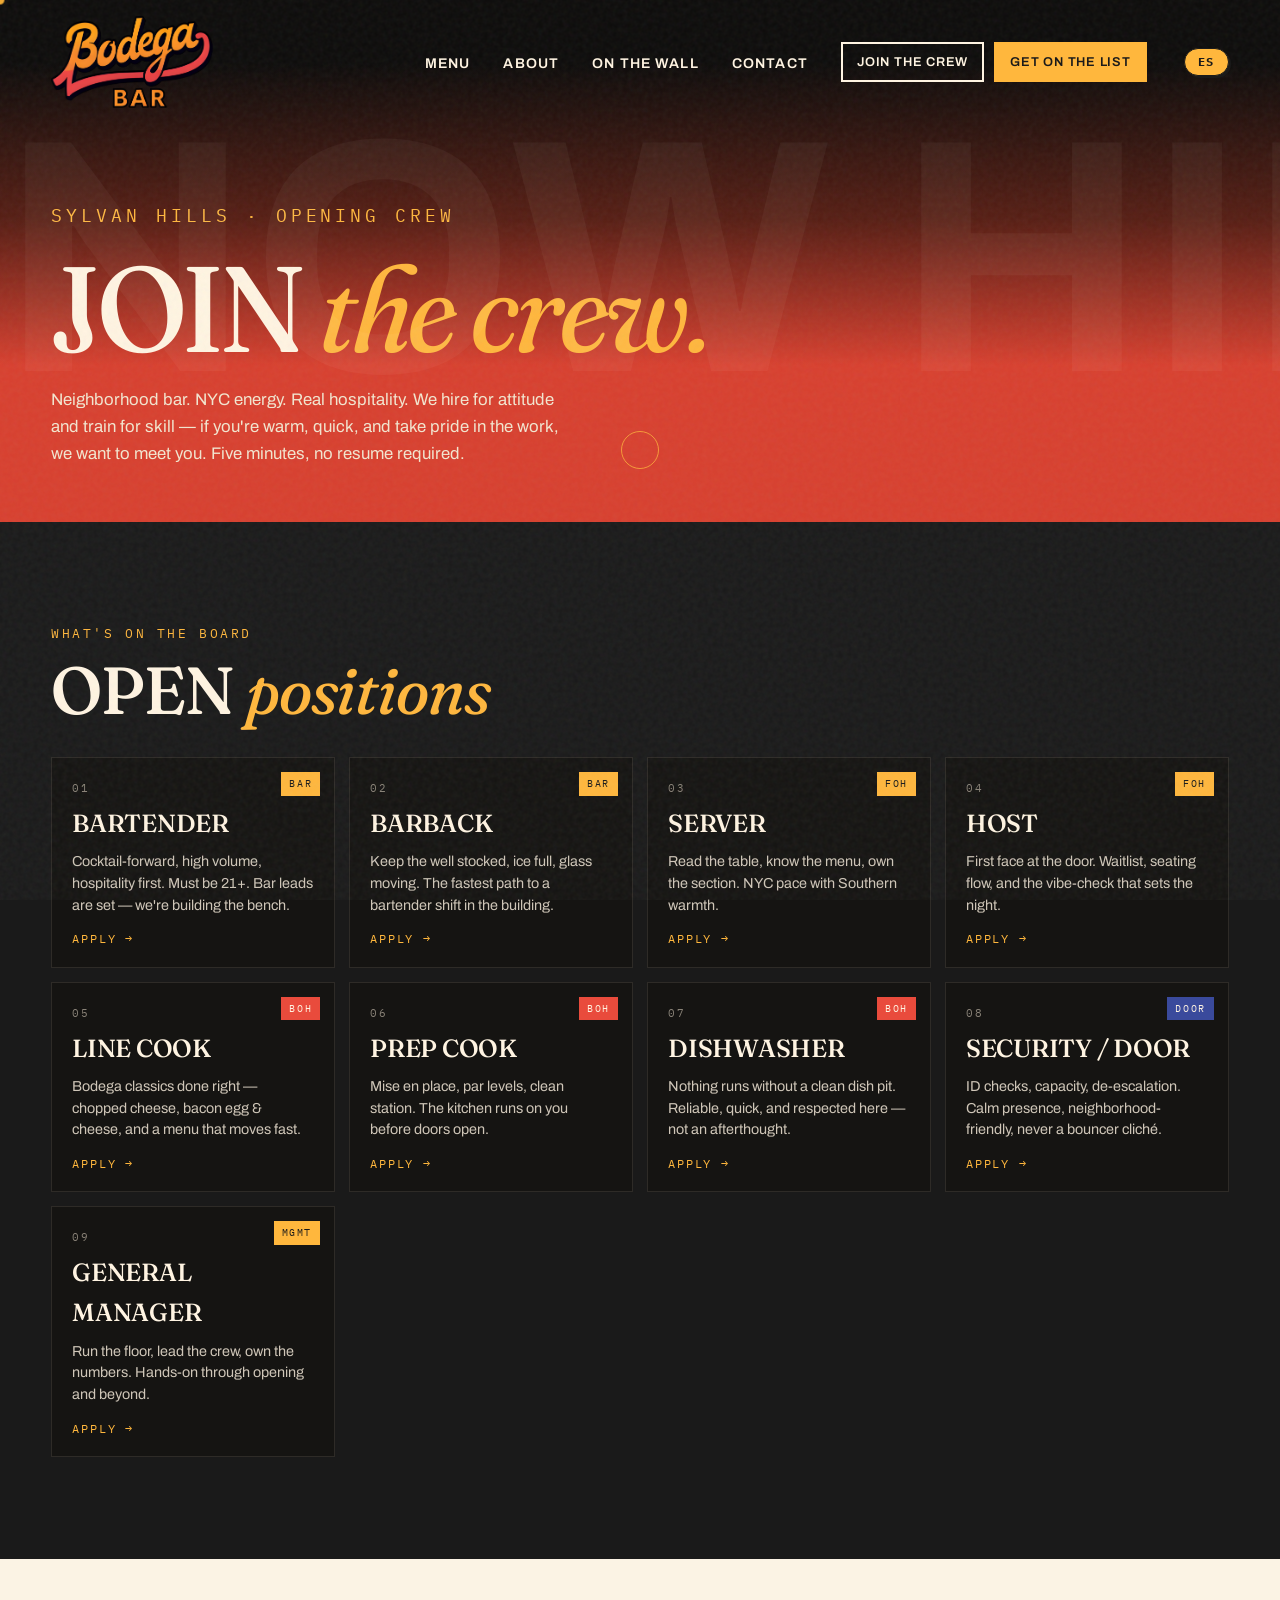
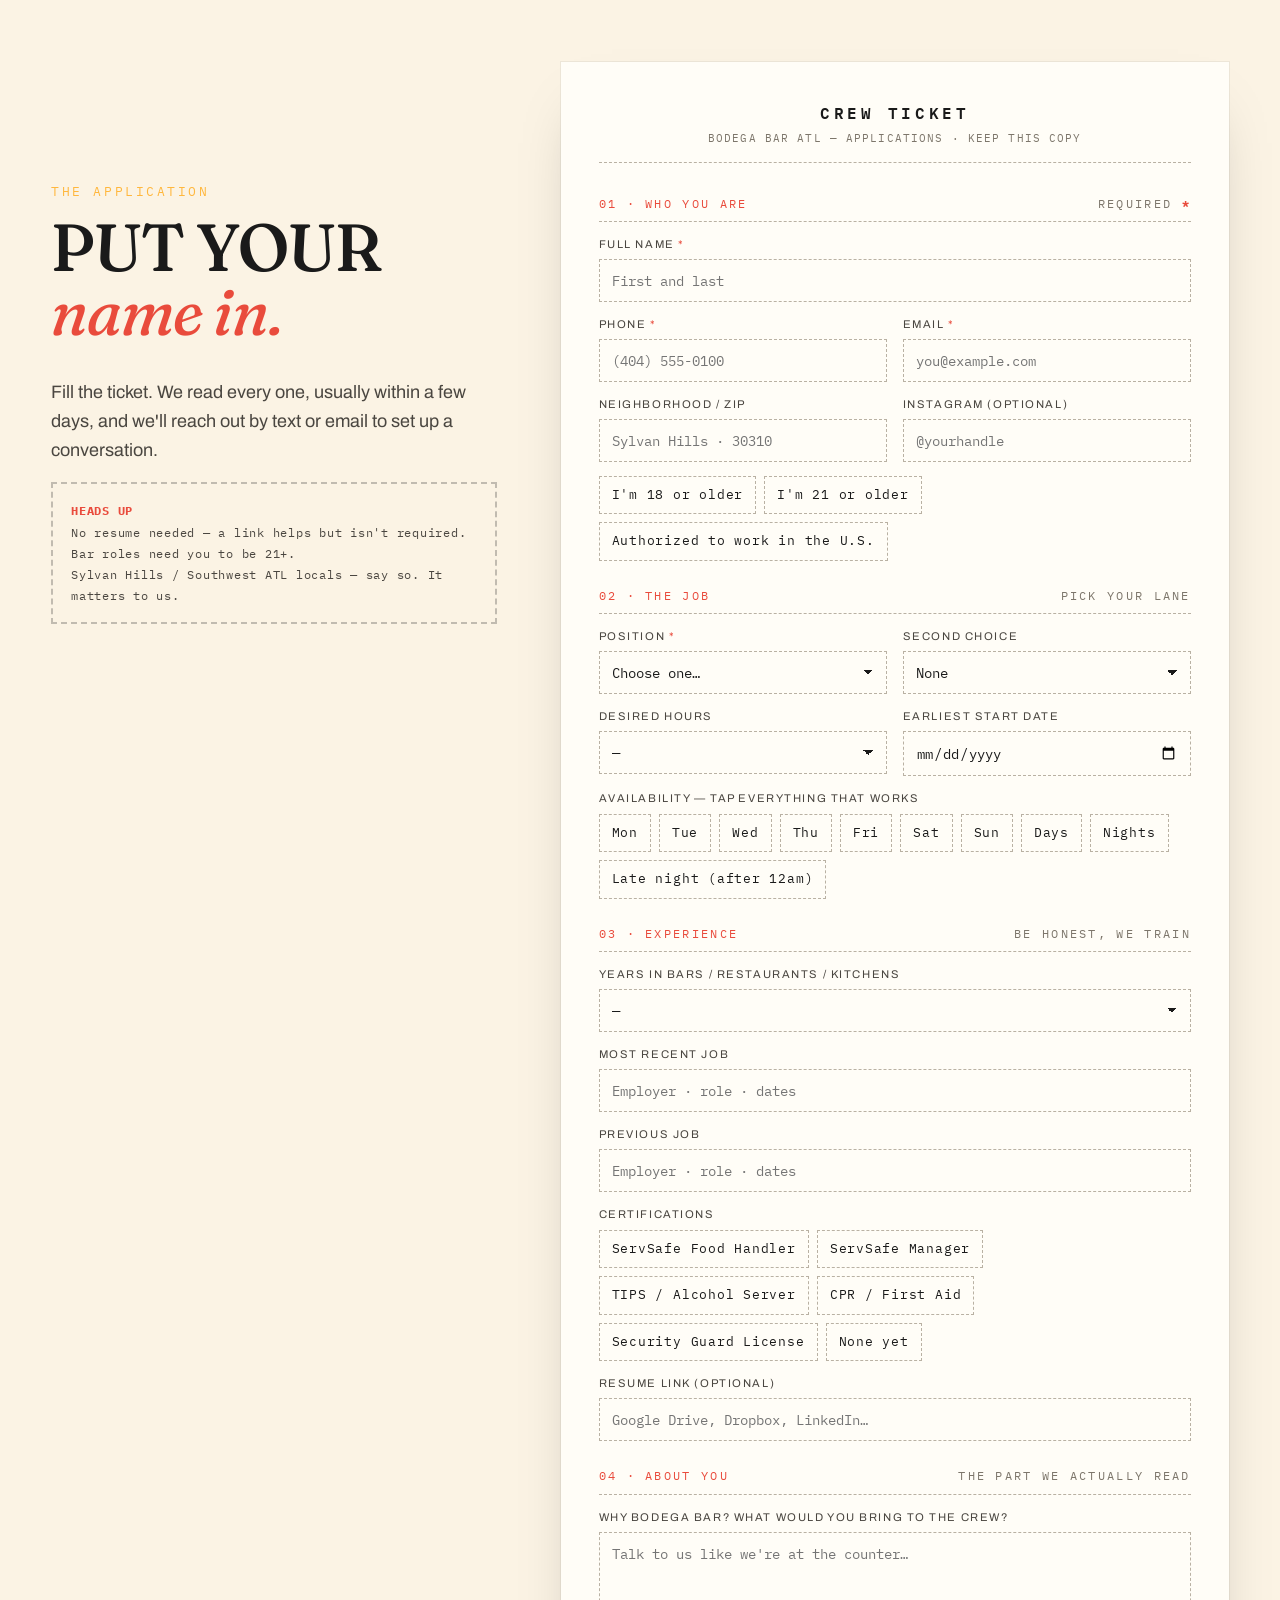
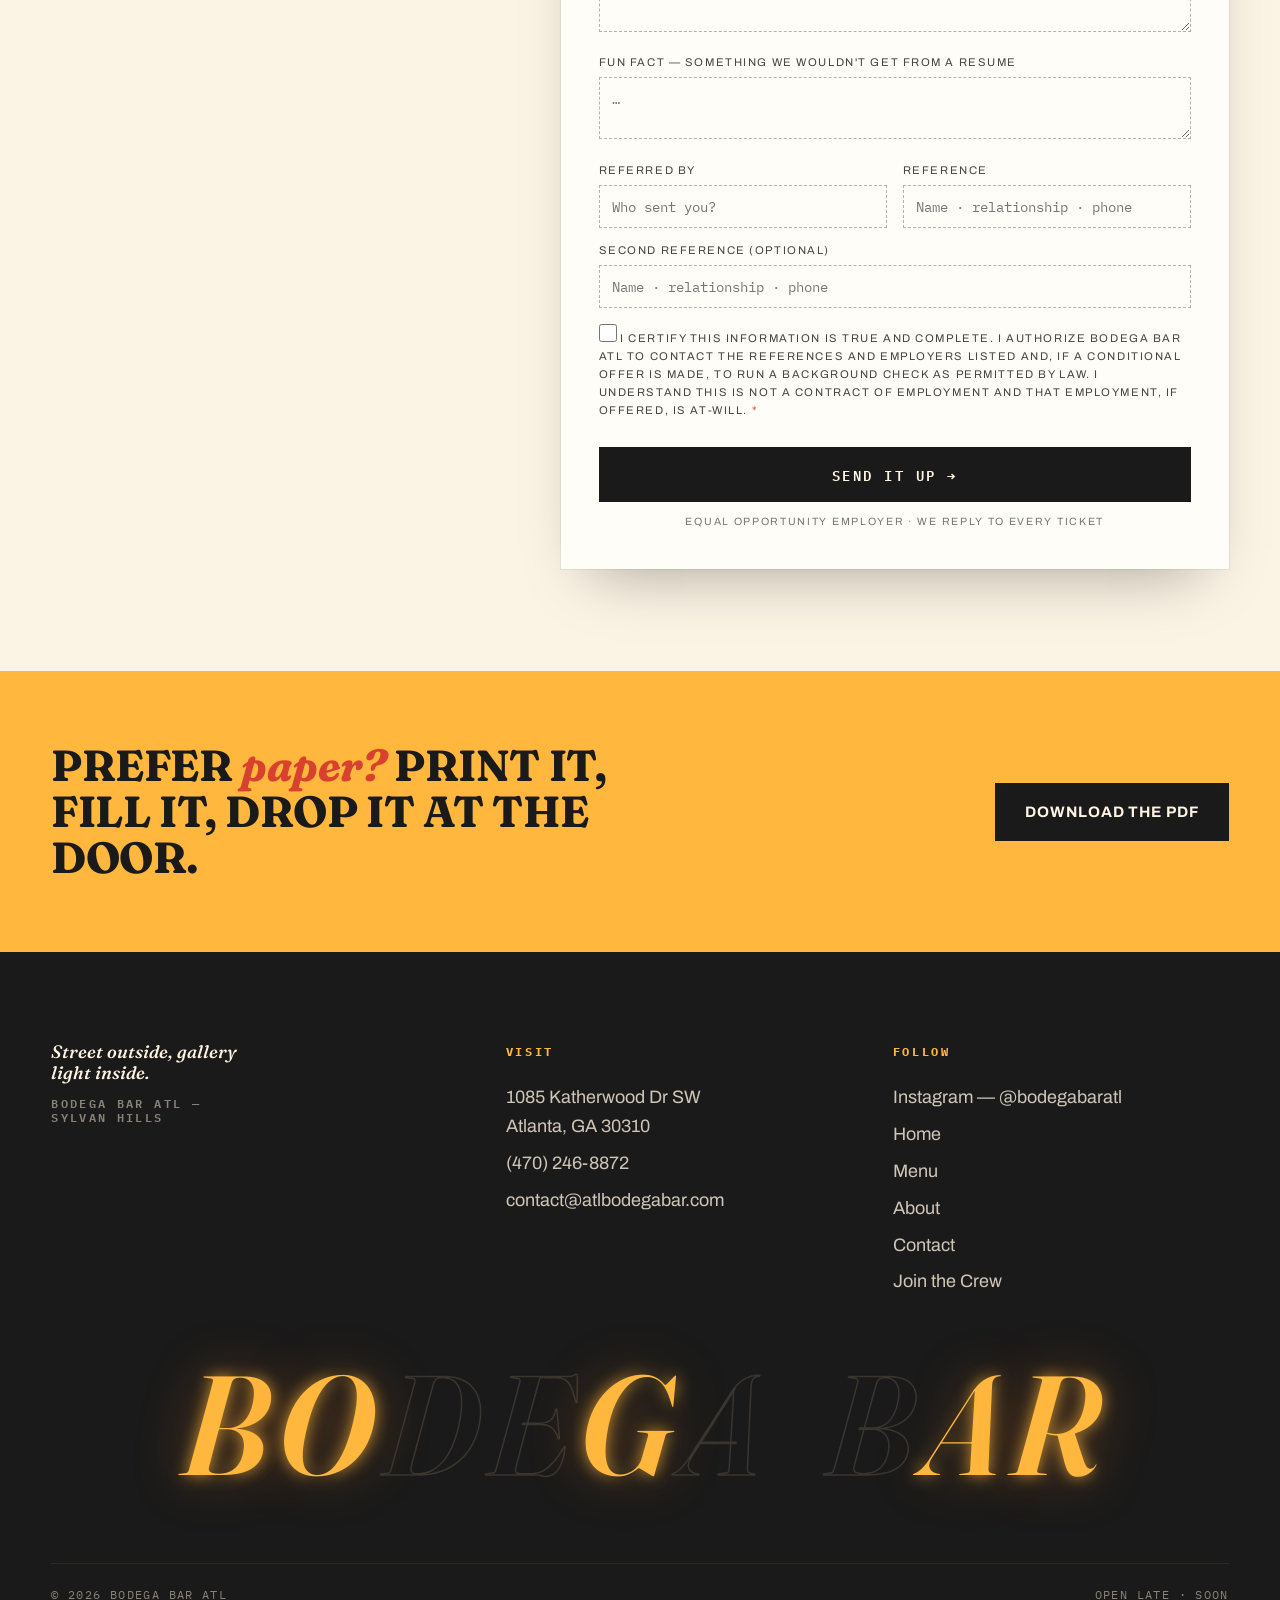
<file: careers.html>
<!DOCTYPE html>
<html lang="en">
<head>
<meta charset="UTF-8">
<meta name="viewport" content="width=device-width, initial-scale=1.0">
<meta name="theme-color" content="#0D0C0B">
<link rel="icon" type="image/png" href="assets/BodegaBar_Logo.png">
<meta property="og:type" content="website">
<meta property="og:site_name" content="Bodega Bar ATL">
<meta property="og:title" content="Join the Crew — Bodega Bar ATL | Now Hiring">
<meta property="og:description" content="Bartenders, servers, cooks, hosts, door. Neighborhood bar, NYC energy, real hospitality. Apply in 5 minutes.">
<meta property="og:url" content="https://www.bodegabar-atl.com/careers">
<meta property="og:image" content="https://images.squarespace-cdn.com/content/v1/67f061114f16a12b05542381/80a5b2a5-3289-49f8-ade4-91d2d08830ef/baconeggchz?format=1500w">
<meta name="twitter:card" content="summary_large_image">
<title>Join the Crew — Bodega Bar ATL | Now Hiring</title>
<meta name="description" content="Bodega Bar ATL is hiring its opening crew in Sylvan Hills, Atlanta — bartenders, barbacks, servers, hosts, line cooks, prep cooks, dishwashers, security. Apply online in 5 minutes.">
<link rel="preconnect" href="https://fonts.googleapis.com">
<link rel="preconnect" href="https://fonts.gstatic.com" crossorigin>
<link href="https://fonts.googleapis.com/css2?family=Fraunces:ital,opsz,wght,SOFT,WONK@0,9..144,100..900,0..100,0..1;1,9..144,100..900,0..100,0..1&family=Archivo:wght@300;400;500;600;700&family=IBM+Plex+Mono:wght@400;500;600&display=swap" rel="stylesheet">
<style>
:root{
  --cream:#FFF4E2;
  --paper:#FBF3E4;
  --brick:#E94B3C;
  --red-field:#D8402F;
  --orange:#F58524;
  --gold:#FFB73D;
  --ink:#1A1A1A;
  --night:#0D0C0B;
  --ease-enter:cubic-bezier(.22,1,.36,1);
  --ease-cinematic:cubic-bezier(.83,0,.17,1);
  --ease-spring:cubic-bezier(.34,1.56,.64,1);
}
*{margin:0;padding:0;box-sizing:border-box}
html{scroll-behavior:smooth;scroll-padding-top:96px}
@view-transition{navigation:auto}
body{
  background:var(--cream);color:var(--ink);
  font-family:'Archivo',sans-serif;
  font-size:clamp(1rem,.95rem + .3vw,1.125rem);line-height:1.6;
  -webkit-font-smoothing:antialiased;overflow-x:hidden;
}
::selection{background:var(--gold);color:var(--ink)}
img{max-width:100%;display:block}
a{color:inherit}
body::after{
  content:"";position:fixed;inset:0;pointer-events:none;z-index:9999;opacity:.06;
  background-image:url("data:image/svg+xml,%3Csvg viewBox='0 0 200 200' xmlns='http://www.w3.org/2000/svg'%3E%3Cfilter id='n'%3E%3CfeTurbulence type='fractalNoise' baseFrequency='0.9' numOctaves='2'/%3E%3C/filter%3E%3Crect width='100%25' height='100%25' filter='url(%23n)'/%3E%3C/svg%3E");
}

/* ===== NAV ===== */
nav{
  position:fixed;top:0;left:0;right:0;z-index:100;
  display:flex;align-items:center;justify-content:space-between;
  padding:16px clamp(20px,4vw,64px);
  transition:background .4s var(--ease-enter),padding .4s;
}
nav.scrolled{background:var(--ink);padding:8px clamp(20px,4vw,64px)}
.nav-logo img{height:92px;width:auto;transition:height .4s}
nav.scrolled .nav-logo img{height:58px}
.nav-links{display:flex;align-items:center;gap:clamp(14px,2.6vw,36px);list-style:none}
.nav-links a{
  text-decoration:none;font-weight:600;font-size:.88rem;letter-spacing:.08em;
  text-transform:uppercase;color:var(--cream);position:relative;
}
.nav-links a:not(.cta):not(.cta-ghost)::after{
  content:"";position:absolute;left:0;bottom:-5px;height:2px;width:0;
  background:var(--gold);transition:width .3s var(--ease-enter);
}
.nav-links a:not(.cta):not(.cta-ghost):hover::after{width:100%}
.cta-ghost{border:2px solid var(--cream);color:var(--cream)!important;padding:9px 20px;font-weight:700;transition:transform .25s var(--ease-spring),background .2s,color .2s,border-color .2s}
.cta-ghost:hover{background:var(--brick);border-color:var(--brick);color:var(--cream)!important;transform:translate(-2px,-2px);box-shadow:3px 3px 0 var(--gold)}
.nav-links .cta-pair{display:flex;gap:10px;align-items:center}
.nav-links .cta,.nav-links .cta-ghost{white-space:nowrap;font-size:.8rem;letter-spacing:.06em}
.nav-links .cta{padding:10px 16px}
.nav-links .cta-ghost{padding:8px 14px}
.cta{background:var(--gold);color:var(--ink)!important;padding:11px 22px;font-weight:700;transition:transform .25s var(--ease-spring)}
.cta:hover{transform:translate(-2px,-2px);box-shadow:3px 3px 0 var(--cream)}
.hamburger{display:none;background:none;border:none;cursor:pointer;font-family:'IBM Plex Mono';font-size:.9rem;letter-spacing:.1em;text-transform:uppercase;color:var(--cream)}
.mobile-nav{
  position:fixed;inset:0;background:var(--night);z-index:200;display:flex;flex-direction:column;
  align-items:center;justify-content:center;gap:30px;opacity:0;pointer-events:none;transition:opacity .4s var(--ease-enter);
}
.mobile-nav.open{opacity:1;pointer-events:auto}
.mobile-nav a{font-family:'Fraunces';font-size:2.2rem;font-style:italic;color:var(--gold);text-decoration:none}
.mobile-nav .close{position:absolute;top:24px;right:24px;background:none;border:none;color:var(--cream);font-family:'IBM Plex Mono';font-size:.9rem;letter-spacing:.14em;cursor:pointer}
footer{background:var(--ink);color:var(--cream);padding:clamp(48px,7vw,90px) clamp(20px,4vw,64px) 36px}
.foot-grid{display:grid;grid-template-columns:1.2fr 1fr 1fr;gap:clamp(28px,4vw,64px);margin-bottom:48px}
.foot-grid h4{font-family:'IBM Plex Mono';font-size:.76rem;letter-spacing:.22em;text-transform:uppercase;color:var(--gold);margin-bottom:18px}
.foot-grid a{color:#cfc6b8;text-decoration:none;display:block;padding:4px 0;transition:color .2s}
.foot-grid a:hover{color:var(--gold)}
.foot-logo{font-family:'Fraunces';font-size:clamp(1.5rem,1.2rem+1.5vw,2.4rem);font-style:italic;font-weight:520;line-height:1.15;max-width:16ch}
.foot-logo .sub{font-family:'IBM Plex Mono';font-style:normal;font-size:.74rem;letter-spacing:.2em;color:#8a8378;display:block;margin-top:14px;text-transform:uppercase}
.foot-bottom{
  border-top:1px solid #2c2925;padding-top:22px;display:flex;justify-content:space-between;
  gap:18px;flex-wrap:wrap;font-family:'IBM Plex Mono';font-size:.72rem;letter-spacing:.12em;color:#8a8378;
}


/* ===== HERO ===== */
.chero{
  min-height:58svh;position:relative;overflow:hidden;
  display:flex;flex-direction:column;justify-content:flex-end;
  padding:150px clamp(20px,4vw,64px) clamp(40px,6vh,72px);
  color:var(--cream);
  background:linear-gradient(180deg,#0D0C0B 0%,#0D0C0B 12%,#571E14 42%,var(--red-field) 70%);
}
.chero .kicker{font-family:'IBM Plex Mono';font-size:clamp(.78rem,.75rem+.2vw,.9rem);letter-spacing:.22em;text-transform:uppercase;color:var(--gold);display:block;margin-bottom:20px}
.chero h1{font-family:'Fraunces';font-size:clamp(3rem,9.5vw,9.5rem);line-height:.94;letter-spacing:-.02em;font-weight:500;text-transform:uppercase;font-variation-settings:'SOFT' 50,'WONK' 1,'opsz' 144}
.chero h1 em{font-style:italic;color:var(--gold);text-transform:none;font-weight:440}
.chero p{max-width:52ch;margin-top:22px;font-size:1.05rem;color:#f3e6d0}
.chero .ghostword{
  position:absolute;left:0;top:18%;white-space:nowrap;font-size:clamp(9rem,26vw,24rem);
  font-family:'Archivo';font-weight:700;text-transform:uppercase;color:rgba(255,244,226,.045);
  user-select:none;animation:ghostcrawl 130s linear infinite;pointer-events:none;line-height:1;
}
@keyframes ghostcrawl{from{transform:translateX(2%)}to{transform:translateX(-52%)}}
.rv{opacity:0;transform:translateY(24px);transition:opacity .7s var(--ease-enter),transform .7s var(--ease-enter)}
.rv.in{opacity:1;transform:none}

/* ===== ROLES BOARD (deli-counter menu) ===== */
.roles{padding:clamp(56px,8vw,110px) clamp(20px,4vw,64px);background:var(--ink);color:var(--cream)}
.eyebrow{font-family:'IBM Plex Mono';font-size:.8rem;letter-spacing:.2em;text-transform:uppercase;color:var(--gold);margin-bottom:14px}
h2.mega{font-family:'Fraunces';text-transform:uppercase;font-size:clamp(2.2rem,5.2vw,4.6rem);line-height:.96;letter-spacing:-.015em;font-weight:520;font-variation-settings:'SOFT' 50,'WONK' 1;margin-bottom:34px}
h2.mega em{font-style:italic;color:var(--gold);text-transform:none;font-weight:440}
.board{display:grid;grid-template-columns:repeat(auto-fit,minmax(250px,1fr));gap:14px}
.slot{
  border:1px solid #2e2b27;padding:22px 20px 18px;position:relative;cursor:pointer;
  background:#151412;transition:transform .25s var(--ease-spring),border-color .25s,background .25s;
}
.slot:hover,.slot:focus-visible{transform:translate(-3px,-3px);border-color:var(--gold);background:#1c1a17;outline:none}
.slot .num{font-family:'IBM Plex Mono';font-size:.7rem;letter-spacing:.18em;color:#8a8378}
.slot h3{font-family:'Fraunces';font-size:1.55rem;font-weight:520;margin:6px 0 8px;text-transform:uppercase;letter-spacing:-.01em}
.slot p{font-size:.9rem;color:#cfc6b8;line-height:1.5}
.slot .tag{position:absolute;top:14px;right:14px;font-family:'IBM Plex Mono';font-size:.62rem;letter-spacing:.16em;text-transform:uppercase;background:var(--gold);color:var(--ink);padding:4px 8px}
.slot .tag.boh{background:var(--brick);color:var(--cream)}
.slot .tag.door{background:#3a4a9c;color:var(--cream)}
.slot .apply{margin-top:14px;font-family:'IBM Plex Mono';font-size:.72rem;letter-spacing:.16em;text-transform:uppercase;color:var(--gold)}

/* ===== THE APPLICATION (order ticket, long-form) ===== */
.appwrap{padding:clamp(56px,8vw,110px) clamp(20px,4vw,64px);background:var(--paper);position:relative;overflow:hidden}
.appgrid{display:grid;grid-template-columns:1fr 1.5fr;gap:clamp(28px,5vw,80px);max-width:1280px;margin:0 auto}
.panel{position:sticky;top:120px;align-self:start}
.panel h2.mega{color:var(--ink)}
.panel h2.mega em{color:var(--brick)}
.panel p{max-width:42ch;color:#4a4640;margin-bottom:18px}
.panel .hint{border:2px dashed rgba(26,26,26,.25);padding:16px 18px;font-family:'IBM Plex Mono';font-size:.78rem;letter-spacing:.06em;color:#4a4640;line-height:1.7}
.panel .hint b{color:var(--brick)}
.ticket{
  background:#fffdf7;color:var(--ink);padding:clamp(22px,3vw,40px) clamp(18px,3vw,38px);
  box-shadow:0 30px 60px -30px rgba(0,0,0,.35),0 0 0 1px rgba(26,26,26,.06);
  transform:rotate(.4deg);position:relative;
}
.ticket .t-head{text-align:center;font-family:'IBM Plex Mono';text-transform:uppercase;border-bottom:1px dashed #b9b1a3;padding-bottom:14px;margin-bottom:6px}
.ticket .t-head .t-title{font-weight:600;letter-spacing:.22em;font-size:1rem}
.ticket .t-head .t-sub{font-size:.7rem;color:#7d766b;margin-top:4px;letter-spacing:.1em}
.ticket .sec{font-family:'IBM Plex Mono';font-size:.72rem;letter-spacing:.2em;text-transform:uppercase;color:var(--brick);border-bottom:1px dashed #b9b1a3;padding:26px 0 8px;display:flex;justify-content:space-between}
.ticket .sec span:last-child{color:#7d766b}
.ticket label{font-size:.7rem;letter-spacing:.14em;display:block;margin:14px 0 5px;color:#4a4640;text-transform:uppercase}
.ticket label .req{color:var(--brick)}
.ticket input,.ticket textarea,.ticket select{
  width:100%;border:1px dashed #b9b1a3;background:#fffdf7;padding:11px 12px;
  font-family:'IBM Plex Mono';font-size:.9rem;outline:none;color:var(--ink);resize:vertical;border-radius:0;-webkit-appearance:none;appearance:none;
}
.ticket select{background-image:linear-gradient(45deg,transparent 50%,var(--ink) 50%),linear-gradient(135deg,var(--ink) 50%,transparent 50%);background-position:calc(100% - 18px) 50%,calc(100% - 13px) 50%;background-size:5px 5px;background-repeat:no-repeat}
.ticket input:focus,.ticket textarea:focus,.ticket select:focus{border-color:var(--brick);border-style:solid;box-shadow:0 0 0 3px rgba(255,183,61,.4)}
.ticket input:user-invalid,.ticket select:user-invalid{border-color:var(--brick);border-style:solid}
.grid2{display:grid;grid-template-columns:1fr 1fr;gap:0 16px}
.chips{display:flex;flex-wrap:wrap;gap:8px;margin-top:6px}
.chips label{margin:0;cursor:pointer}
.chips input{position:absolute;opacity:0;width:0;height:0}
.chips span{display:inline-block;border:1px dashed #b9b1a3;padding:8px 12px;font-family:'IBM Plex Mono';font-size:.8rem;letter-spacing:.06em;text-transform:none;color:var(--ink);transition:all .15s;user-select:none}
.chips input:checked+span{background:var(--ink);color:var(--cream);border-color:var(--ink);border-style:solid}
.chips input:focus-visible+span{box-shadow:0 0 0 3px rgba(255,183,61,.5)}
.check{display:flex;align-items:flex-start;gap:10px;margin-top:12px;font-size:.88rem;color:#2a2724;text-transform:none;letter-spacing:0;cursor:pointer}
.check input{width:18px;height:18px;flex:none;margin-top:2px;accent-color:var(--brick);-webkit-appearance:auto;appearance:auto}
.ticket button{
  width:100%;margin-top:22px;padding:16px;border:none;cursor:pointer;
  background:var(--ink);color:var(--cream);
  font-family:'IBM Plex Mono';font-weight:600;letter-spacing:.18em;font-size:.88rem;
  transition:transform .25s var(--ease-spring),box-shadow .25s;
}
.ticket button:hover{transform:translate(-2px,-2px);box-shadow:4px 4px 0 var(--gold)}
.ticket button[disabled]{opacity:.5;pointer-events:none}
.ticket .t-foot{text-align:center;font-size:.66rem;letter-spacing:.16em;color:#7d766b;margin-top:12px;text-transform:uppercase}
.ticket .err{display:none;margin-top:14px;padding:12px 14px;border:2px solid var(--brick);color:var(--brick);font-family:'IBM Plex Mono';font-size:.8rem;letter-spacing:.04em;line-height:1.6}
.ticket .err.show{display:block}
.hp{position:absolute;left:-9999px;opacity:0;height:0;overflow:hidden}
.stamp{
  position:fixed;top:50%;left:50%;z-index:5;
  border:4px solid var(--brick);color:var(--brick);
  font-family:'IBM Plex Mono';font-weight:600;letter-spacing:.2em;font-size:1.1rem;
  padding:18px 28px;text-transform:uppercase;text-align:center;line-height:1.7;
  background:rgba(255,253,247,.94);box-shadow:0 30px 60px -20px rgba(0,0,0,.4);
  transform:translate(-50%,-50%) rotate(-8deg) scale(3);opacity:0;pointer-events:none;
}
.stamp.hit{animation:stampin .45s var(--ease-cinematic) forwards}
@keyframes stampin{from{transform:translate(-50%,-50%) rotate(-8deg) scale(3);opacity:0}60%{transform:translate(-50%,-50%) rotate(-8deg) scale(.96);opacity:1}to{transform:translate(-50%,-50%) rotate(-8deg) scale(1);opacity:1}}
.ticket.done{opacity:.35;pointer-events:none;filter:grayscale(.4)}

/* ===== PAPER OPTION ===== */
.band{background:var(--gold);color:var(--ink);padding:clamp(40px,6vw,72px) clamp(20px,4vw,64px);display:flex;align-items:center;justify-content:space-between;gap:28px;flex-wrap:wrap}
.band h3{font-family:'Fraunces';font-size:clamp(1.6rem,3.4vw,2.8rem);line-height:1.05;text-transform:uppercase;letter-spacing:-.01em;font-variation-settings:'SOFT' 50,'WONK' 1;max-width:22ch}
.band h3 em{font-style:italic;color:var(--red-field);text-transform:none}
.btn-ink{background:var(--ink);color:var(--cream);text-decoration:none;font-weight:700;font-size:.95rem;letter-spacing:.06em;text-transform:uppercase;padding:17px 30px;display:inline-block;transition:transform .25s var(--ease-spring),box-shadow .25s}
.btn-ink:hover{transform:translate(-3px,-3px);box-shadow:5px 5px 0 var(--red-field)}

@media(max-width:900px){.appgrid{grid-template-columns:1fr}.panel{position:static}.foot-grid{grid-template-columns:1fr 1fr}}
@media(max-width:640px){.nav-links{display:none}.hamburger{display:block}.foot-grid{grid-template-columns:1fr}.ticket{transform:none}.grid2{grid-template-columns:1fr}}
@media(prefers-reduced-motion:reduce){
  *,*::before,*::after{animation-duration:.01ms!important;animation-iteration-count:1!important;transition-duration:.01ms!important}
  .rv{opacity:1;transform:none}.chero .ghostword{animation:none}
}
</style>
<link rel="stylesheet" href="fx.css">
</head>
<body>

<!-- NAV -->
<nav id="nav">
  <a class="nav-logo" href="index.html" aria-label="Bodega Bar ATL home">
    <img src="assets/BodegaBar_Logo.png" alt="Bodega Bar">
  </a>
  <ul class="nav-links">
    <li><a href="menu.html">Menu</a></li>
    <li><a href="about.html">About</a></li>
    <li><a href="index.html#on-the-wall">On the Wall</a></li>
    <li><a href="contact.html">Contact</a></li>
    <li class="cta-pair"><a class="cta-ghost" href="#apply">Join the Crew</a><a class="cta" href="index.html#list">Get on the List</a></li>
  </ul>
  <button class="hamburger" id="hamburger" aria-label="Open menu">Menu ＋</button>
</nav>
<div class="mobile-nav" id="mobileNav">
  <button class="close" id="navClose">Close ✕</button>
  <a href="index.html">Home</a>
  <a href="menu.html">Menu</a>
  <a href="about.html">About</a>
  <a href="index.html#on-the-wall">On the Wall</a>
  <a href="contact.html">Contact</a>
  <a href="#apply">Join the Crew</a>
  <a href="index.html#list">Get on the List</a>
</div>

<!-- HERO -->
<header class="chero">
  <div class="ghostword" aria-hidden="true">NOW HIRING · NOW HIRING · NOW HIRING · NOW HIRING · NOW HIRING · </div>
  <span class="kicker">Sylvan Hills · Opening Crew</span>
  <h1>Join <em>the crew.</em></h1>
  <p>Neighborhood bar. NYC energy. Real hospitality. We hire for attitude and train for skill — if you're warm, quick, and take pride in the work, we want to meet you. Five minutes, no resume required.</p>
</header>

<!-- ROLES -->
<section class="roles">
  <div class="eyebrow rv">What's on the board</div>
  <h2 class="mega rv">Open <em>positions</em></h2>
  <div class="board">
    <div class="slot rv" tabindex="0" data-role="Bartender"><span class="tag">Bar</span><div class="num">01</div><h3>Bartender</h3><p>Cocktail-forward, high volume, hospitality first. Must be 21+. Bar leads are set — we're building the bench.</p><div class="apply">Apply →</div></div>
    <div class="slot rv" tabindex="0" data-role="Barback"><span class="tag">Bar</span><div class="num">02</div><h3>Barback</h3><p>Keep the well stocked, ice full, glass moving. The fastest path to a bartender shift in the building.</p><div class="apply">Apply →</div></div>
    <div class="slot rv" tabindex="0" data-role="Server"><span class="tag">FOH</span><div class="num">03</div><h3>Server</h3><p>Read the table, know the menu, own the section. NYC pace with Southern warmth.</p><div class="apply">Apply →</div></div>
    <div class="slot rv" tabindex="0" data-role="Host"><span class="tag">FOH</span><div class="num">04</div><h3>Host</h3><p>First face at the door. Waitlist, seating flow, and the vibe-check that sets the night.</p><div class="apply">Apply →</div></div>
    <div class="slot rv" tabindex="0" data-role="Line Cook"><span class="tag boh">BOH</span><div class="num">05</div><h3>Line Cook</h3><p>Bodega classics done right — chopped cheese, bacon egg &amp; cheese, and a menu that moves fast.</p><div class="apply">Apply →</div></div>
    <div class="slot rv" tabindex="0" data-role="Prep Cook"><span class="tag boh">BOH</span><div class="num">06</div><h3>Prep Cook</h3><p>Mise en place, par levels, clean station. The kitchen runs on you before doors open.</p><div class="apply">Apply →</div></div>
    <div class="slot rv" tabindex="0" data-role="Dishwasher"><span class="tag boh">BOH</span><div class="num">07</div><h3>Dishwasher</h3><p>Nothing runs without a clean dish pit. Reliable, quick, and respected here — not an afterthought.</p><div class="apply">Apply →</div></div>
    <div class="slot rv" tabindex="0" data-role="Security / Door"><span class="tag door">Door</span><div class="num">08</div><h3>Security / Door</h3><p>ID checks, capacity, de-escalation. Calm presence, neighborhood-friendly, never a bouncer cliché.</p><div class="apply">Apply →</div></div>
    <div class="slot rv" tabindex="0" data-role="General Manager"><span class="tag">Mgmt</span><div class="num">09</div><h3>General Manager</h3><p>Run the floor, lead the crew, own the numbers. Hands-on through opening and beyond.</p><div class="apply">Apply →</div></div>
  </div>
</section>

<!-- APPLICATION -->
<section class="appwrap" id="apply">
  <div class="appgrid">
    <div class="panel">
      <div class="eyebrow rv">The application</div>
      <h2 class="mega rv">Put your <em>name in.</em></h2>
      <p class="rv">Fill the ticket. We read every one, usually within a few days, and we'll reach out by text or email to set up a conversation.</p>
      <div class="hint rv"><b>HEADS UP</b><br>No resume needed — a link helps but isn't required.<br>Bar roles need you to be 21+.<br>Sylvan Hills / Southwest ATL locals — say so. It matters to us.</div>
    </div>

    <form class="ticket rv" id="app" novalidate>
      <div class="t-head">
        <div class="t-title">CREW TICKET</div>
        <div class="t-sub">BODEGA BAR ATL — APPLICATIONS · KEEP THIS COPY</div>
      </div>

      <div class="sec"><span>01 · Who you are</span><span>Required <b style="color:var(--brick)">*</b></span></div>
      <label for="name">Full name <span class="req">*</span></label>
      <input id="name" name="name" type="text" required autocomplete="name" placeholder="First and last">
      <div class="grid2">
        <div><label for="phone">Phone <span class="req">*</span></label><input id="phone" name="phone" type="tel" required autocomplete="tel" placeholder="(404) 555-0100"></div>
        <div><label for="email">Email <span class="req">*</span></label><input id="email" name="email" type="email" required autocomplete="email" placeholder="you@example.com"></div>
      </div>
      <div class="grid2">
        <div><label for="zip">Neighborhood / ZIP</label><input id="zip" name="zip" type="text" placeholder="Sylvan Hills · 30310"></div>
        <div><label for="instagram">Instagram (optional)</label><input id="instagram" name="instagram" type="text" placeholder="@yourhandle"></div>
      </div>
      <div class="chips" style="margin-top:14px">
        <label><input type="checkbox" name="over18"><span>I'm 18 or older</span></label>
        <label><input type="checkbox" name="over21"><span>I'm 21 or older</span></label>
        <label><input type="checkbox" name="authorized"><span>Authorized to work in the U.S.</span></label>
      </div>

      <div class="sec"><span>02 · The job</span><span>Pick your lane</span></div>
      <div class="grid2">
        <div><label for="position">Position <span class="req">*</span></label>
          <select id="position" name="position" required>
            <option value="" disabled selected>Choose one…</option>
            <option>Bartender</option><option>Barback</option><option>Server</option><option>Host</option>
            <option>Line Cook</option><option>Prep Cook</option><option>Dishwasher</option>
            <option>Security / Door</option><option>General Manager</option>
          </select></div>
        <div><label for="second">Second choice</label>
          <select id="second" name="second">
            <option value="">None</option>
            <option>Open to anything</option><option>Bartender</option><option>Barback</option><option>Server</option><option>Host</option>
            <option>Line Cook</option><option>Prep Cook</option><option>Dishwasher</option><option>Security / Door</option>
          </select></div>
      </div>
      <div class="grid2">
        <div><label for="hours">Desired hours</label>
          <select id="hours" name="hours"><option value="">—</option><option>Full-time</option><option>Part-time</option><option>Either</option></select></div>
        <div><label for="start">Earliest start date</label><input id="start" name="start" type="date"></div>
      </div>
      <label>Availability — tap everything that works</label>
      <div class="chips" id="avail">
        <label><input type="checkbox" value="Mon"><span>Mon</span></label>
        <label><input type="checkbox" value="Tue"><span>Tue</span></label>
        <label><input type="checkbox" value="Wed"><span>Wed</span></label>
        <label><input type="checkbox" value="Thu"><span>Thu</span></label>
        <label><input type="checkbox" value="Fri"><span>Fri</span></label>
        <label><input type="checkbox" value="Sat"><span>Sat</span></label>
        <label><input type="checkbox" value="Sun"><span>Sun</span></label>
        <label><input type="checkbox" value="Days"><span>Days</span></label>
        <label><input type="checkbox" value="Nights"><span>Nights</span></label>
        <label><input type="checkbox" value="Late night (after 12am)"><span>Late night (after 12am)</span></label>
      </div>

      <div class="sec"><span>03 · Experience</span><span>Be honest, we train</span></div>
      <label for="experience">Years in bars / restaurants / kitchens</label>
      <select id="experience" name="experience"><option value="">—</option>
        <option>None — willing to learn</option><option>Under 1 year</option><option>1–3 years</option><option>3–5 years</option><option>5+ years</option></select>
      <label for="job1">Most recent job</label>
      <input id="job1" name="job1" type="text" placeholder="Employer · role · dates">
      <label for="job2">Previous job</label>
      <input id="job2" name="job2" type="text" placeholder="Employer · role · dates">
      <label>Certifications</label>
      <div class="chips" id="certs">
        <label><input type="checkbox" value="ServSafe Food Handler"><span>ServSafe Food Handler</span></label>
        <label><input type="checkbox" value="ServSafe Manager"><span>ServSafe Manager</span></label>
        <label><input type="checkbox" value="TIPS / Alcohol Server"><span>TIPS / Alcohol Server</span></label>
        <label><input type="checkbox" value="CPR / First Aid"><span>CPR / First Aid</span></label>
        <label><input type="checkbox" value="Security Guard License"><span>Security Guard License</span></label>
        <label><input type="checkbox" value="None yet"><span>None yet</span></label>
      </div>
      <label for="resume">Resume link (optional)</label>
      <input id="resume" name="resume" type="url" placeholder="Google Drive, Dropbox, LinkedIn…">

      <div class="sec"><span>04 · About you</span><span>The part we actually read</span></div>
      <label for="why">Why Bodega Bar? What would you bring to the crew?</label>
      <textarea id="why" name="why" rows="4" placeholder="Talk to us like we're at the counter…"></textarea>
      <label for="funfact">Fun fact — something we wouldn't get from a resume</label>
      <textarea id="funfact" name="funfact" rows="2" placeholder="…"></textarea>
      <div class="grid2">
        <div><label for="referred">Referred by</label><input id="referred" name="referred" type="text" placeholder="Who sent you?"></div>
        <div><label for="ref1">Reference</label><input id="ref1" name="ref1" type="text" placeholder="Name · relationship · phone"></div>
      </div>
      <label for="ref2">Second reference (optional)</label>
      <input id="ref2" name="ref2" type="text" placeholder="Name · relationship · phone">

      <div class="hp" aria-hidden="true"><label for="website">Website</label><input id="website" name="website" type="text" tabindex="-1" autocomplete="off"></div>

      <label class="check"><input type="checkbox" id="consent" name="consent" required>
        <span>I certify this information is true and complete. I authorize Bodega Bar ATL to contact the references and employers listed and, if a conditional offer is made, to run a background check as permitted by law. I understand this is not a contract of employment and that employment, if offered, is at-will. <span class="req">*</span></span></label>

      <button type="submit" id="submitBtn">SEND IT UP →</button>
      <div class="err" id="err"></div>
      <div class="t-foot">Equal opportunity employer · We reply to every ticket</div>
    </form>
  </div>
  <div class="stamp" id="stamp">RECEIVED ✔<br>WE'LL HOLLER BACK</div>
</section>

<!-- PAPER -->
<section class="band">
  <h3>Prefer <em>paper?</em> Print it, fill it, drop it at the door.</h3>
  <a class="btn-ink" href="assets/Bodega_Bar_Job_Application.pdf" download>Download the PDF</a>
</section>

<footer id="visit">
  <div class="foot-grid">
    <div>
      <p class="foot-logo">Street outside, gallery light inside.
        <span class="sub">Bodega Bar ATL — Sylvan Hills</span>
      </p>
    </div>
    <div>
      <h4>Visit</h4>
      <a href="https://maps.google.com/?q=1085+Katherwood+Dr+SW+Atlanta+GA+30310" target="_blank" rel="noopener">1085 Katherwood Dr SW<br>Atlanta, GA 30310</a>
      <a href="tel:+14702468872">(470) 246-8872</a>
      <a href="mailto:contact@atlbodegabar.com">contact@atlbodegabar.com</a>
    </div>
    <div>
      <h4>Follow</h4>
      <a href="https://instagram.com/bodegabaratl" target="_blank" rel="noopener">Instagram — @bodegabaratl</a>
      <a href="index.html">Home</a>
      <a href="menu.html">Menu</a>
      <a href="about.html">About</a>
      <a href="contact.html">Contact</a>
      <a href="careers.html">Join the Crew</a>
    </div>
  </div>
  <div class="foot-bottom">
    <span>© 2026 BODEGA BAR ATL</span>
    <span>OPEN LATE · SOON</span>
  </div>
</footer>

<script>
const motionOK=!matchMedia('(prefers-reduced-motion: reduce)').matches;
const nav=document.getElementById('nav');
addEventListener('scroll',()=>{nav.classList.toggle('scrolled',scrollY>60)},{passive:true});
const mnav=document.getElementById('mobileNav');
document.getElementById('hamburger').addEventListener('click',()=>mnav.classList.add('open'));
document.getElementById('navClose').addEventListener('click',()=>mnav.classList.remove('open'));
mnav.querySelectorAll('a').forEach(a=>a.addEventListener('click',()=>mnav.classList.remove('open')));
const io=new IntersectionObserver(es=>{es.forEach(e=>{if(e.isIntersecting){e.target.classList.add('in');io.unobserve(e.target)}})},{threshold:.12});
document.querySelectorAll('.rv').forEach(el=>io.observe(el));

// role card → preselect + scroll
const posSel=document.getElementById('position');
document.querySelectorAll('.slot').forEach(s=>{
  const go=()=>{posSel.value=s.dataset.role;document.getElementById('apply').scrollIntoView({behavior:motionOK?'smooth':'auto'});setTimeout(()=>document.getElementById('name').focus({preventScroll:true}),600)};
  s.addEventListener('click',go);
  s.addEventListener('keydown',e=>{if(e.key==='Enter'||e.key===' '){e.preventDefault();go()}});
});
// deep link ?role=Server
const qp=new URLSearchParams(location.search).get('role');
if(qp){posSel.value=qp}

// submit → /api/apply → Airtable
const form=document.getElementById('app'),btn=document.getElementById('submitBtn'),err=document.getElementById('err'),stamp=document.getElementById('stamp');
const vals=id=>[...document.querySelectorAll('#'+id+' input:checked')].map(i=>i.value);
form.addEventListener('submit',async e=>{
  e.preventDefault();err.classList.remove('show');
  if(!form.reportValidity())return;
  const f=form.elements;
  const payload={
    name:f.name.value,phone:f.phone.value,email:f.email.value,zip:f.zip.value,instagram:f.instagram.value,
    over18:f.over18.checked,over21:f.over21.checked,authorized:f.authorized.checked,
    position:f.position.value,second:f.second.value,hours:f.hours.value,start:f.start.value,
    availability:vals('avail'),experience:f.experience.value,job1:f.job1.value,job2:f.job2.value,
    certs:vals('certs'),resume:f.resume.value,why:f.why.value,funfact:f.funfact.value,
    referred:f.referred.value,ref1:f.ref1.value,ref2:f.ref2.value,consent:f.consent.checked,website:f.website.value
  };
  btn.disabled=true;btn.textContent='SENDING…';
  try{
    const r=await fetch('/api/apply',{method:'POST',headers:{'Content-Type':'application/json'},body:JSON.stringify(payload)});
    const j=await r.json().catch(()=>({}));
    if(!r.ok||!j.ok)throw new Error(j.error||'Failed');
    form.classList.add('done');stamp.classList.add('hit');
    setTimeout(()=>{stamp.classList.remove('hit')},4200);
  }catch(x){
    btn.disabled=false;btn.textContent='SEND IT UP →';
    err.innerHTML='Something jammed on our end. Try again, or email your info to <a href="mailto:contact@atlbodegabar.com?subject=Job%20application%20—%20'+encodeURIComponent(payload.position||'')+'">contact@atlbodegabar.com</a>.';
    err.classList.add('show');
  }
});
</script>
<script src="fx.js" defer></script>
<script src="i18n.js" defer></script>
</body>
</html>
</file>
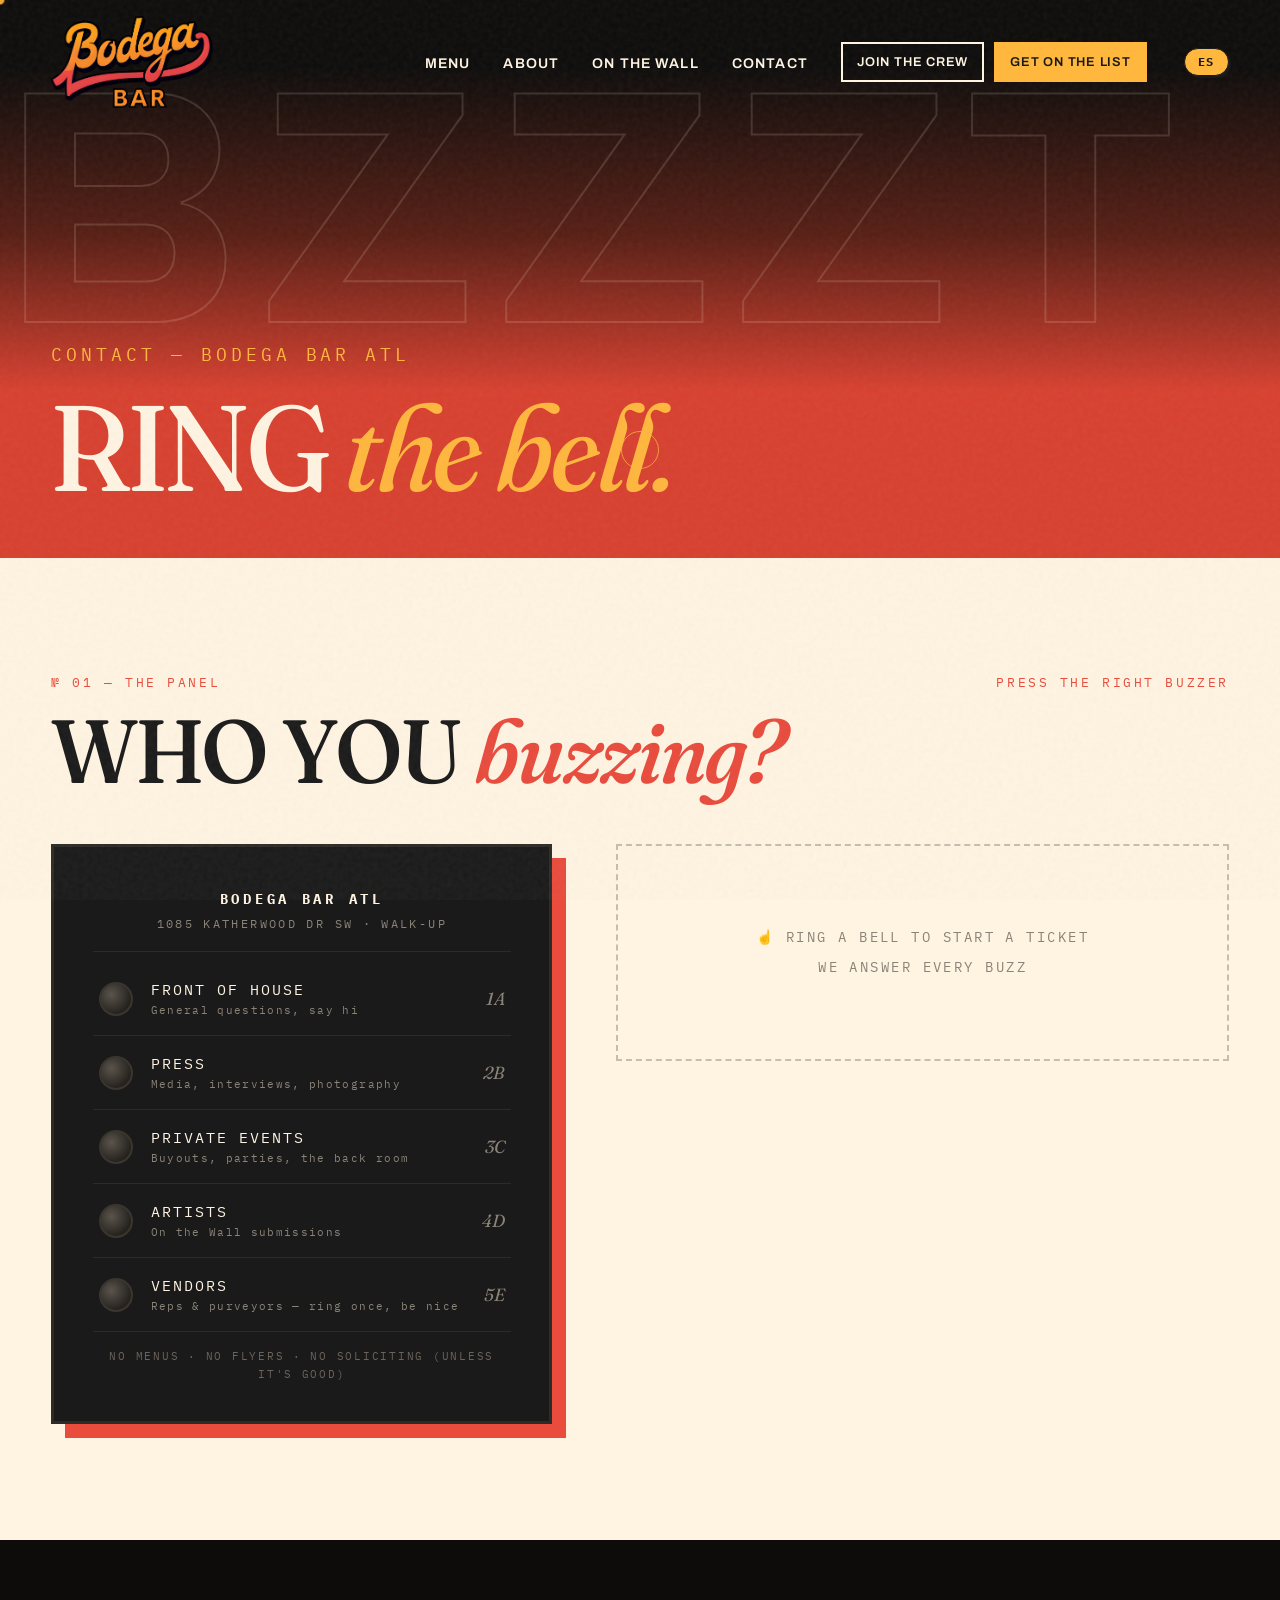
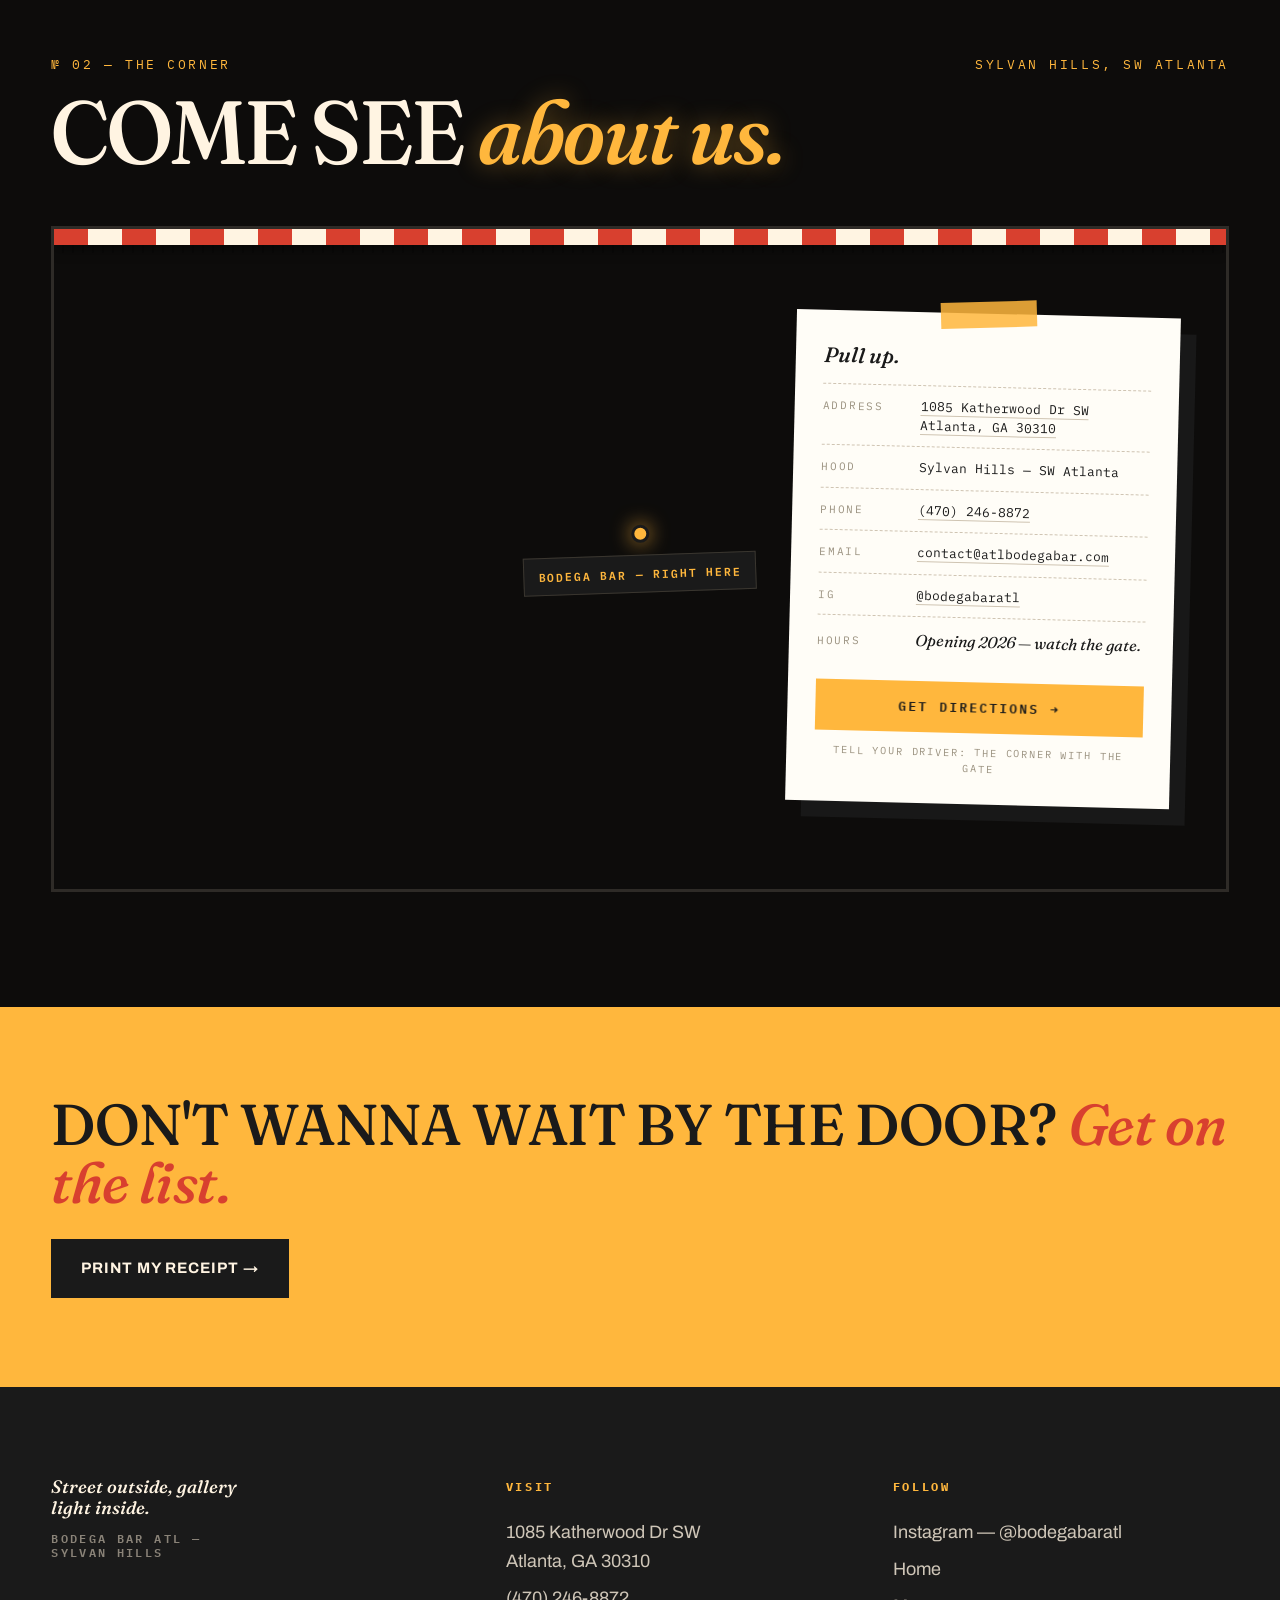
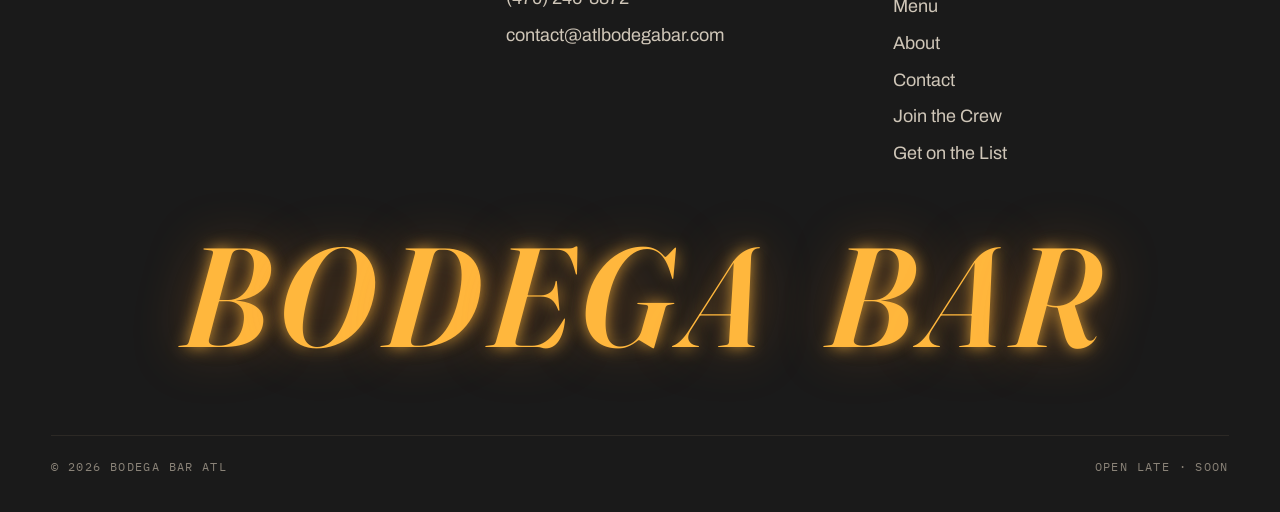
<file: contact.html>
<!DOCTYPE html>
<html lang="en">
<head>
<meta charset="UTF-8">
<meta name="viewport" content="width=device-width, initial-scale=1.0">
<meta name="theme-color" content="#0D0C0B">
<link rel="icon" type="image/png" href="assets/BodegaBar_Logo.png">
<meta property="og:type" content="website">
<meta property="og:site_name" content="Bodega Bar ATL">
<meta property="og:title" content="Contact — Bodega Bar ATL | Ring the Bell">
<meta property="og:description" content="General, press, private events, artist submissions. 1085 Katherwood Dr SW, Sylvan Hills, Atlanta.">
<meta property="og:url" content="https://www.bodegabar-atl.com/contact">
<meta property="og:image" content="https://images.squarespace-cdn.com/content/v1/67f061114f16a12b05542381/80a5b2a5-3289-49f8-ade4-91d2d08830ef/baconeggchz?format=1500w">
<meta name="twitter:card" content="summary_large_image">
<title>Contact — Bodega Bar ATL | Ring the Bell</title>
<meta name="description" content="Get in touch with Bodega Bar ATL — general questions, press, private events, artist submissions. 1085 Katherwood Dr SW, Sylvan Hills, Atlanta. Ring the bell.">
<link rel="preconnect" href="https://fonts.googleapis.com">
<link rel="preconnect" href="https://fonts.gstatic.com" crossorigin>
<link href="https://fonts.googleapis.com/css2?family=Fraunces:ital,opsz,wght,SOFT,WONK@0,9..144,100..900,0..100,0..1;1,9..144,100..900,0..100,0..1&family=Archivo:wght@300;400;500;600;700&family=IBM+Plex+Mono:wght@400;500;600&display=swap" rel="stylesheet">
<style>
:root{
  --cream:#FFF4E2;
  --paper:#FBF3E4;
  --brick:#E94B3C;
  --red-field:#D8402F;
  --orange:#F58524;
  --gold:#FFB73D;
  --ink:#1A1A1A;
  --night:#0D0C0B;
  --ease-enter:cubic-bezier(.22,1,.36,1);
  --ease-cinematic:cubic-bezier(.83,0,.17,1);
  --ease-spring:cubic-bezier(.34,1.56,.64,1);
}
*{margin:0;padding:0;box-sizing:border-box}
html{scroll-behavior:smooth;scroll-padding-top:96px}
@view-transition{navigation:auto}
body{
  background:var(--cream);color:var(--ink);
  font-family:'Archivo',sans-serif;
  font-size:clamp(1rem,.95rem + .3vw,1.125rem);line-height:1.6;
  -webkit-font-smoothing:antialiased;overflow-x:hidden;
}
::selection{background:var(--gold);color:var(--ink)}
img{max-width:100%;display:block}
a{color:inherit}
body::after{
  content:"";position:fixed;inset:0;pointer-events:none;z-index:9999;opacity:.06;
  background-image:url("data:image/svg+xml,%3Csvg viewBox='0 0 200 200' xmlns='http://www.w3.org/2000/svg'%3E%3Cfilter id='n'%3E%3CfeTurbulence type='fractalNoise' baseFrequency='0.9' numOctaves='2'/%3E%3C/filter%3E%3Crect width='100%25' height='100%25' filter='url(%23n)'/%3E%3C/svg%3E");
}

/* ===== NAV ===== */
nav{
  position:fixed;top:0;left:0;right:0;z-index:100;
  display:flex;align-items:center;justify-content:space-between;
  padding:16px clamp(20px,4vw,64px);
  transition:background .4s var(--ease-enter),padding .4s;
}
nav.scrolled{background:var(--ink);padding:8px clamp(20px,4vw,64px)}
.nav-logo img{height:92px;width:auto;transition:height .4s}
nav.scrolled .nav-logo img{height:58px}
.nav-links{display:flex;align-items:center;gap:clamp(14px,2.6vw,36px);list-style:none}
.nav-links a{
  text-decoration:none;font-weight:600;font-size:.88rem;letter-spacing:.08em;
  text-transform:uppercase;color:var(--cream);position:relative;
}
.nav-links a:not(.cta):not(.cta-ghost)::after{
  content:"";position:absolute;left:0;bottom:-5px;height:2px;width:0;
  background:var(--gold);transition:width .3s var(--ease-enter);
}
.nav-links a:not(.cta):not(.cta-ghost):hover::after{width:100%}
.cta-ghost{border:2px solid var(--cream);color:var(--cream)!important;padding:9px 20px;font-weight:700;transition:transform .25s var(--ease-spring),background .2s,color .2s,border-color .2s}
.cta-ghost:hover{background:var(--brick);border-color:var(--brick);color:var(--cream)!important;transform:translate(-2px,-2px);box-shadow:3px 3px 0 var(--gold)}
.nav-links .cta-pair{display:flex;gap:10px;align-items:center}
.nav-links .cta,.nav-links .cta-ghost{white-space:nowrap;font-size:.8rem;letter-spacing:.06em}
.nav-links .cta{padding:10px 16px}
.nav-links .cta-ghost{padding:8px 14px}
.cta{background:var(--gold);color:var(--ink)!important;padding:11px 22px;font-weight:700;transition:transform .25s var(--ease-spring)}
.cta:hover{transform:translate(-2px,-2px);box-shadow:3px 3px 0 var(--cream)}
.hamburger{display:none;background:none;border:none;cursor:pointer;font-family:'IBM Plex Mono';font-size:.9rem;letter-spacing:.1em;text-transform:uppercase;color:var(--cream)}
.mobile-nav{
  position:fixed;inset:0;background:var(--night);z-index:200;display:flex;flex-direction:column;
  align-items:center;justify-content:center;gap:30px;opacity:0;pointer-events:none;transition:opacity .4s var(--ease-enter);
}
.mobile-nav.open{opacity:1;pointer-events:auto}
.mobile-nav a{font-family:'Fraunces';font-size:2.2rem;font-style:italic;color:var(--gold);text-decoration:none}
.mobile-nav .close{position:absolute;top:24px;right:24px;background:none;border:none;color:var(--cream);font-family:'IBM Plex Mono';font-size:.9rem;letter-spacing:.14em;cursor:pointer}

/* ===== HERO ===== */
.chero{
  min-height:62svh;position:relative;overflow:hidden;
  display:flex;flex-direction:column;justify-content:flex-end;
  padding:150px clamp(20px,4vw,64px) clamp(40px,6vh,72px);
  color:var(--cream);
  background:linear-gradient(180deg,#0D0C0B 0%,#0D0C0B 12%,#571E14 42%,var(--red-field) 70%);
}
.chero .kicker{
  font-family:'IBM Plex Mono';font-size:clamp(.78rem,.75rem+.2vw,.9rem);
  letter-spacing:.22em;text-transform:uppercase;color:var(--gold);display:block;margin-bottom:20px;
}
.chero h1{
  font-family:'Fraunces';font-size:clamp(3rem,9.5vw,9.5rem);line-height:.94;
  letter-spacing:-.02em;font-weight:500;text-transform:uppercase;
  font-variation-settings:'SOFT' 50,'WONK' 1,'opsz' 144;
}
.chero h1 em{font-style:italic;color:var(--gold);text-transform:none;font-weight:440}
.chero .ghostword{
  position:absolute;top:8%;left:0;white-space:nowrap;
  font-family:'Archivo';font-weight:700;text-transform:uppercase;
  font-size:clamp(11rem,26vw,26rem);line-height:1;letter-spacing:.06em;
  color:transparent;-webkit-text-stroke:2px rgba(255,244,226,.14);
  user-select:none;animation:ghostcrawl 130s linear infinite;pointer-events:none;
}
@keyframes ghostcrawl{from{transform:translateX(2%)}to{transform:translateX(-52%)}}

/* ===== BUZZER + TICKET ===== */
section{padding:clamp(72px,9vw,130px) clamp(20px,4vw,64px)}
.rv{opacity:0;transform:translateY(24px);transition:opacity .7s var(--ease-enter),transform .7s var(--ease-enter)}
.rv.in{opacity:1;transform:none}
.rv.d1{transition-delay:.12s}
.meta-row{
  display:flex;justify-content:space-between;align-items:baseline;gap:20px;flex-wrap:wrap;
  font-family:'IBM Plex Mono';font-size:.8rem;letter-spacing:.2em;text-transform:uppercase;
  margin-bottom:14px;color:var(--brick);
}
h2.mega{
  font-family:'Fraunces';text-transform:uppercase;
  font-size:clamp(2.4rem,7vw,6.5rem);line-height:.95;letter-spacing:-.015em;
  font-variation-settings:'SOFT' 0,'WONK' 1,'wght' 240;
  transition:font-variation-settings 1.4s var(--ease-enter);
  margin-bottom:clamp(30px,4vw,56px);
}
h2.mega.in{font-variation-settings:'SOFT' 55,'WONK' 1,'wght' 540}
h2.mega em{font-style:italic;color:var(--brick);text-transform:none;font-weight:440}

.buzz-grid{display:grid;grid-template-columns:.9fr 1.1fr;gap:clamp(32px,5vw,90px);align-items:start}

/* the buzzer panel */
.panel{
  background:var(--ink);border:3px solid #2e2b27;padding:clamp(22px,3vw,40px);
  box-shadow:14px 14px 0 var(--brick);
  position:sticky;top:110px;
}
.panel .p-head{
  font-family:'IBM Plex Mono';color:#8a8378;font-size:.74rem;letter-spacing:.2em;
  text-transform:uppercase;text-align:center;border-bottom:1px solid #2e2b27;
  padding-bottom:16px;margin-bottom:10px;line-height:1.9;
}
.panel .p-head b{color:var(--cream);display:block;font-size:.9rem;letter-spacing:.26em}
.buzzer{
  display:grid;grid-template-columns:auto 1fr auto;align-items:center;gap:18px;
  width:100%;background:none;border:none;border-bottom:1px solid #2e2b27;
  padding:18px 6px;cursor:pointer;text-align:left;
  transition:background .25s;
}
.buzzer:hover{background:#211f1c}
.buzzer .btn-led{
  width:34px;height:34px;border-radius:50%;
  background:radial-gradient(circle at 35% 35%,#5a544b,#26231f 70%);
  border:2px solid #3a362f;position:relative;flex-shrink:0;
  transition:box-shadow .3s,background .3s;
}
.buzzer .lab{font-family:'IBM Plex Mono';color:var(--cream);font-size:.92rem;letter-spacing:.14em;text-transform:uppercase}
.buzzer .lab small{display:block;color:#8a8378;font-size:.7rem;letter-spacing:.12em;margin-top:4px;text-transform:none}
.buzzer .unit{font-family:'Fraunces';font-style:italic;color:#8a8378;font-size:1.1rem}
.buzzer.active .btn-led{
  background:radial-gradient(circle at 35% 35%,#FFE2A0,var(--gold) 70%);
  box-shadow:0 0 18px rgba(255,183,61,.8),0 0 44px rgba(245,133,36,.4);
  border-color:var(--gold);
}
.buzzer.active .lab{color:var(--gold)}
.buzzer.active .unit{color:var(--gold)}
.buzzer.buzzing{animation:buzz .3s linear}
@keyframes buzz{
  0%,100%{transform:translateX(0)}
  20%{transform:translateX(-3px)}40%{transform:translateX(3px)}
  60%{transform:translateX(-2px)}80%{transform:translateX(2px)}
}
.panel .p-foot{
  font-family:'IBM Plex Mono';color:#6b645a;font-size:.68rem;letter-spacing:.16em;
  text-transform:uppercase;text-align:center;padding-top:16px;
}

/* the order ticket */
.ticket-zone{min-height:540px;position:relative}
.ticket-idle{
  font-family:'IBM Plex Mono';color:#8a8378;font-size:.85rem;letter-spacing:.18em;
  text-transform:uppercase;border:2px dashed rgba(26,26,26,.25);
  padding:clamp(40px,6vw,80px) clamp(24px,4vw,48px);text-align:center;line-height:2.2;
}
.ticket{
  background:#fffdf7;max-width:520px;
  padding:30px 30px 24px;font-family:'IBM Plex Mono';font-size:.85rem;
  box-shadow:0 30px 60px -20px rgba(26,26,26,.45);
  clip-path:polygon(0 0,100% 0,100% calc(100% - 8px),96% 100%,92% calc(100% - 8px),88% 100%,84% calc(100% - 8px),80% 100%,76% calc(100% - 8px),72% 100%,68% calc(100% - 8px),64% 100%,60% calc(100% - 8px),56% 100%,52% calc(100% - 8px),48% 100%,44% calc(100% - 8px),40% 100%,36% calc(100% - 8px),32% 100%,28% calc(100% - 8px),24% 100%,20% calc(100% - 8px),16% 100%,12% calc(100% - 8px),8% 100%,4% calc(100% - 8px),0 100%);
  transform:rotate(.8deg);
  display:none;position:relative;
  animation:printout .7s var(--ease-cinematic);
  transform-origin:top center;
}
.ticket.show{display:block}
@keyframes printout{
  from{clip-path:inset(0 0 100% 0);transform:rotate(.8deg) translateY(-14px)}
  to{clip-path:inset(0 0 0 0);transform:rotate(.8deg) translateY(0)}
}
.ticket .t-head{text-align:center;border-bottom:1px dashed #b9b1a3;padding-bottom:12px;margin-bottom:14px}
.ticket .t-head .t-title{font-weight:600;letter-spacing:.22em;font-size:1rem}
.ticket .t-head .t-sub{font-size:.7rem;color:#7d766b;margin-top:4px;letter-spacing:.1em}
.ticket .t-topic{
  display:flex;justify-content:space-between;font-size:.78rem;color:#4a4640;
  border-bottom:1px dashed #b9b1a3;padding-bottom:10px;margin-bottom:6px;
}
.ticket .t-topic b{color:var(--brick);letter-spacing:.1em}
.ticket label{font-size:.7rem;letter-spacing:.14em;display:block;margin:13px 0 5px;color:#4a4640;text-transform:uppercase}
.ticket input,.ticket textarea,.ticket select{
  width:100%;border:1px dashed #b9b1a3;background:#fffdf7;padding:10px 12px;
  font-family:'IBM Plex Mono';font-size:.88rem;outline:none;color:var(--ink);
  resize:vertical;
}
.ticket input:focus,.ticket textarea:focus,.ticket select:focus{border-color:var(--brick);border-style:solid;box-shadow:0 0 0 3px rgba(255,183,61,.4)}
.ticket button{
  width:100%;margin-top:18px;padding:14px;border:none;cursor:pointer;
  background:var(--ink);color:var(--cream);
  font-family:'IBM Plex Mono';font-weight:600;letter-spacing:.18em;font-size:.85rem;
  transition:transform .25s var(--ease-spring),box-shadow .25s;
}
.ticket button:hover{transform:translate(-2px,-2px);box-shadow:4px 4px 0 var(--gold)}
.ticket .t-foot{text-align:center;font-size:.66rem;letter-spacing:.16em;color:#7d766b;margin-top:12px;text-transform:uppercase}
/* the stamp */
.stamp{
  position:absolute;top:34%;left:50%;z-index:5;
  border:4px solid var(--brick);color:var(--brick);
  font-family:'IBM Plex Mono';font-weight:600;letter-spacing:.2em;font-size:1rem;
  padding:14px 22px;text-transform:uppercase;text-align:center;line-height:1.7;
  background:rgba(255,253,247,.82);
  transform:translate(-50%,-50%) rotate(-8deg) scale(3);opacity:0;pointer-events:none;
}
.stamp.hit{animation:stampin .45s var(--ease-cinematic) forwards}
@keyframes stampin{
  from{transform:translate(-50%,-50%) rotate(-8deg) scale(3);opacity:0}
  60%{transform:translate(-50%,-50%) rotate(-8deg) scale(.96);opacity:1}
  to{transform:translate(-50%,-50%) rotate(-8deg) scale(1);opacity:1}
}
.ticket.done input,.ticket.done textarea,.ticket.done button,.ticket.done select{opacity:.35;pointer-events:none}

/* ===== THE CORNER (night + cinematic map) ===== */
.corner{background:var(--night);color:var(--cream);position:relative;overflow:hidden}
.corner .meta-row{color:var(--gold)}
.corner h2.mega em{color:var(--gold);text-shadow:0 0 24px rgba(255,183,61,.4)}
.mapstage{
  position:relative;height:clamp(560px,74vh,820px);
  border:3px solid #2e2b27;overflow:hidden;
}
/* storefront awning canopy */
.canopy{
  position:absolute;top:0;left:0;right:0;height:16px;z-index:4;
  background:repeating-linear-gradient(90deg,var(--red-field) 0 34px,var(--cream) 34px 68px);
  box-shadow:0 4px 14px rgba(0,0,0,.45);
}
.canopy::after{
  content:"";position:absolute;left:0;right:0;top:100%;height:8px;
  background:repeating-linear-gradient(90deg,transparent 0 8px,rgba(0,0,0,.25) 8px 10px);
}
.mapstage iframe{
  position:absolute;inset:0;width:100%;height:100%;border:0;
  filter:grayscale(1) sepia(.42) contrast(1.04) brightness(.78) saturate(1.15);
  pointer-events:none;
}
/* vignette so the map sits in the night */
.map-shade{
  position:absolute;inset:0;z-index:2;pointer-events:none;
  background:
    radial-gradient(ellipse at 42% 50%,transparent 30%,rgba(13,12,11,.55) 100%),
    linear-gradient(180deg,rgba(13,12,11,.5) 0%,transparent 18%,transparent 78%,rgba(13,12,11,.6) 100%);
}
/* the pulsing pin — dead center where the embed centers the address */
.pin{
  position:absolute;left:50%;top:50%;z-index:3;transform:translate(-50%,-50%);
  pointer-events:none;display:flex;flex-direction:column;align-items:center;gap:12px;
}
.pin .dot{
  width:18px;height:18px;border-radius:50%;background:var(--gold);
  border:3px solid var(--ink);position:relative;
  box-shadow:0 0 20px rgba(255,183,61,.8);
}
.pin .dot::before,.pin .dot::after{
  content:"";position:absolute;inset:-3px;border-radius:50%;
  border:2px solid var(--gold);opacity:0;
  animation:pulse 2.6s ease-out infinite;
}
.pin .dot::after{animation-delay:1.3s}
@keyframes pulse{
  0%{transform:scale(1);opacity:.9}
  100%{transform:scale(4.2);opacity:0}
}
.pin .pin-tag{
  background:var(--ink);color:var(--gold);font-family:'IBM Plex Mono';font-weight:600;
  font-size:.72rem;letter-spacing:.16em;padding:9px 14px;white-space:nowrap;
  border:1px solid #3a362f;transform:rotate(-2deg);
}
/* the directions card */
.dircard{
  position:absolute;right:clamp(18px,4vw,64px);top:50%;transform:translateY(-50%) rotate(1.4deg);
  z-index:5;width:clamp(300px,30vw,400px);
  background:#fffdf7;color:var(--ink);
  padding:34px 28px 26px;
  box-shadow:16px 16px 0 rgba(26,26,26,.85);
}
.dircard::before{ /* gold tape */
  content:"";position:absolute;top:-12px;left:50%;width:96px;height:26px;margin-left:-48px;
  background:rgba(255,183,61,.85);transform:rotate(-3deg);
}
.dircard h3{
  font-family:'Fraunces';font-style:italic;font-size:clamp(2rem,1.6rem+1.6vw,3rem);
  font-weight:520;line-height:1;margin-bottom:18px;
}
.dircard .drow{
  display:grid;grid-template-columns:84px 1fr;gap:14px;align-items:baseline;
  border-top:1px dashed #cfc4b2;padding:11px 0;
  font-family:'IBM Plex Mono';font-size:.8rem;
}
.dircard .drow .k{letter-spacing:.16em;color:#9a917f;font-size:.68rem;text-transform:uppercase}
.dircard .drow .v{color:var(--ink);line-height:1.5}
.dircard .drow .v a{text-decoration:none;border-bottom:1px solid #cfc4b2;transition:border-color .2s,color .2s}
.dircard .drow .v a:hover{color:var(--brick);border-color:var(--brick)}
.dircard .drow .v .soon{font-family:'Fraunces';font-style:italic;font-size:1rem}
.dircard .dbtn{
  display:block;text-align:center;margin-top:18px;padding:15px;
  background:var(--gold);color:var(--ink);text-decoration:none;
  font-family:'IBM Plex Mono';font-weight:600;letter-spacing:.16em;font-size:.82rem;
  transition:transform .25s var(--ease-spring),box-shadow .25s;
}
.dircard .dbtn:hover{transform:translate(-2px,-2px);box-shadow:4px 4px 0 var(--ink)}
.dircard .dfoot{
  text-align:center;font-family:'IBM Plex Mono';font-size:.64rem;letter-spacing:.18em;
  color:#9a917f;margin-top:12px;text-transform:uppercase;
}

/* ===== CTA BAND (gold) ===== */
.band{
  background:var(--gold);padding:clamp(48px,7vw,90px) clamp(20px,4vw,64px);
  display:flex;justify-content:space-between;align-items:center;gap:28px;flex-wrap:wrap;
}
.band h3{
  font-family:'Fraunces';font-size:clamp(1.8rem,4.5vw,3.6rem);line-height:1;font-weight:500;
  text-transform:uppercase;letter-spacing:-.01em;font-variation-settings:'SOFT' 50,'WONK' 1;
}
.band h3 em{font-style:italic;color:var(--red-field);text-transform:none}
.btn{
  text-decoration:none;font-weight:700;font-size:.95rem;letter-spacing:.06em;text-transform:uppercase;
  padding:17px 30px;display:inline-block;transition:transform .25s var(--ease-spring),box-shadow .25s;
}
.btn-ink{background:var(--ink);color:var(--cream)}
.btn-ink:hover{transform:translate(-3px,-3px);box-shadow:5px 5px 0 var(--red-field)}

/* ===== FOOTER ===== */
footer{background:var(--ink);color:var(--cream);padding:clamp(48px,7vw,90px) clamp(20px,4vw,64px) 36px}
.foot-grid{display:grid;grid-template-columns:1.2fr 1fr 1fr;gap:clamp(28px,4vw,64px);margin-bottom:48px}
.foot-grid h4{font-family:'IBM Plex Mono';font-size:.76rem;letter-spacing:.22em;text-transform:uppercase;color:var(--gold);margin-bottom:18px}
.foot-grid a{color:#cfc6b8;text-decoration:none;display:block;padding:4px 0;transition:color .2s}
.foot-grid a:hover{color:var(--gold)}
.foot-logo{font-family:'Fraunces';font-size:clamp(1.5rem,1.2rem+1.5vw,2.4rem);font-style:italic;font-weight:520;line-height:1.15;max-width:16ch}
.foot-logo .sub{font-family:'IBM Plex Mono';font-style:normal;font-size:.74rem;letter-spacing:.2em;color:#8a8378;display:block;margin-top:14px;text-transform:uppercase}
.foot-bottom{
  border-top:1px solid #2c2925;padding-top:22px;display:flex;justify-content:space-between;
  gap:18px;flex-wrap:wrap;font-family:'IBM Plex Mono';font-size:.72rem;letter-spacing:.12em;color:#8a8378;
}

/* ===== RESPONSIVE ===== */
@media(max-width:900px){
  .buzz-grid{grid-template-columns:1fr}
  .panel{position:static}
  .foot-grid{grid-template-columns:1fr 1fr}
  .mapstage{height:auto;border:none;overflow:visible}
  .mapstage iframe{position:relative;height:400px;border:3px solid #2e2b27;pointer-events:auto}
  .map-shade{display:none}
  .canopy{top:0}
  .pin{top:216px}
  .dircard{
    position:relative;right:auto;top:auto;transform:rotate(0);
    width:auto;margin:26px 0 0;
  }
}
@media(max-width:640px){
  .nav-links{display:none}
  .hamburger{display:block}
  .foot-grid{grid-template-columns:1fr}
  .ticket{transform:none}
}
@media(prefers-reduced-motion:reduce){
  *,*::before,*::after{animation-duration:.01ms!important;animation-iteration-count:1!important;transition-duration:.01ms!important}
  .rv{opacity:1;transform:none}
  .chero .ghostword{animation:none}
  h2.mega{font-variation-settings:'SOFT' 55,'WONK' 1,'wght' 540}
  .ticket{animation:none}
}
</style>
<link rel="stylesheet" href="fx.css">
</head>
<body>

<!-- NAV -->
<nav id="nav">
  <a class="nav-logo" href="index.html" aria-label="Bodega Bar ATL home">
    <img src="assets/BodegaBar_Logo.png" alt="Bodega Bar">
  </a>
  <ul class="nav-links">
    <li><a href="menu.html">Menu</a></li>
    <li><a href="about.html">About</a></li>
    <li><a href="index.html#on-the-wall">On the Wall</a></li>
    <li><a href="contact.html">Contact</a></li>
    <li class="cta-pair"><a class="cta-ghost" href="careers.html">Join the Crew</a><a class="cta" href="index.html#list">Get on the List</a></li>
  </ul>
  <button class="hamburger" id="hamburger" aria-label="Open menu">Menu ＋</button>
</nav>
<div class="mobile-nav" id="mobileNav">
  <button class="close" id="navClose">Close ✕</button>
  <a href="index.html">Home</a>
  <a href="menu.html">Menu</a>
  <a href="about.html">About</a>
  <a href="index.html#on-the-wall">On the Wall</a>
  <a href="contact.html">Contact</a>
  <a href="careers.html">Join the Crew</a>
  <a href="index.html#list">Get on the List</a>
</div>

<!-- HERO -->
<header class="chero">
  <span class="ghostword" aria-hidden="true">BZZZT&nbsp;★&nbsp;BZZZT&nbsp;★&nbsp;BZZZT&nbsp;★&nbsp;BZZZT&nbsp;★&nbsp;</span>
  <div>
    <span class="kicker">Contact — Bodega Bar ATL</span>
    <h1>Ring <em>the bell.</em></h1>
  </div>
</header>

<!-- BUZZER + TICKET -->
<section>
  <div class="meta-row rv"><span>№ 01 — THE PANEL</span><span>PRESS THE RIGHT BUZZER</span></div>
  <h2 class="mega rv">Who you <em>buzzing?</em></h2>
  <div class="buzz-grid">
    <div class="panel rv">
      <div class="p-head"><b>BODEGA BAR ATL</b>1085 KATHERWOOD DR SW · WALK-UP</div>
      <button class="buzzer" data-topic="general" data-unit="1A">
        <span class="btn-led"></span>
        <span class="lab">Front of House<small>General questions, say hi</small></span>
        <span class="unit">1A</span>
      </button>
      <button class="buzzer" data-topic="press" data-unit="2B">
        <span class="btn-led"></span>
        <span class="lab">Press<small>Media, interviews, photography</small></span>
        <span class="unit">2B</span>
      </button>
      <button class="buzzer" data-topic="events" data-unit="3C">
        <span class="btn-led"></span>
        <span class="lab">Private Events<small>Buyouts, parties, the back room</small></span>
        <span class="unit">3C</span>
      </button>
      <button class="buzzer" data-topic="artists" data-unit="4D">
        <span class="btn-led"></span>
        <span class="lab">Artists<small>On the Wall submissions</small></span>
        <span class="unit">4D</span>
      </button>
      <button class="buzzer" data-topic="vendors" data-unit="5E">
        <span class="btn-led"></span>
        <span class="lab">Vendors<small>Reps &amp; purveyors — ring once, be nice</small></span>
        <span class="unit">5E</span>
      </button>
      <div class="p-foot">NO MENUS · NO FLYERS · NO SOLICITING (UNLESS IT'S GOOD)</div>
    </div>

    <div class="ticket-zone rv d1">
      <div class="ticket-idle" id="ticketIdle">
        ☝ RING A BELL TO START A TICKET<br>
        WE ANSWER EVERY BUZZ
      </div>
      <form class="ticket" id="ticket" novalidate>
        <div class="t-head">
          <div class="t-title">ORDER TICKET</div>
          <div class="t-sub">BODEGA BAR ATL — INBOX · COPY 1 OF 1</div>
        </div>
        <div class="t-topic"><span>RE: <b id="tTopic">FRONT OF HOUSE</b></span><span id="tUnit">UNIT 1A</span></div>
        <label for="f-name">Name</label>
        <input id="f-name" type="text" required autocomplete="name" placeholder="Who's buzzing?">
        <label for="f-email">Email</label>
        <input id="f-email" type="email" required autocomplete="email" placeholder="you@example.com">
        <div id="extraFields"></div>
        <label for="f-msg">The message</label>
        <textarea id="f-msg" rows="4" required placeholder="Talk to us…"></textarea>
        <button type="submit" id="tSubmit">SEND IT UP →</button>
        <div class="t-foot">TICKETS ANSWERED IN ORDER · USUALLY FAST</div>
        <div class="stamp" id="stamp">RECEIVED ✔<br>WE'LL HOLLER BACK</div>
      </form>
    </div>
  </div>
</section>

<!-- THE CORNER -->
<section class="corner">
  <div class="meta-row rv"><span>№ 02 — THE CORNER</span><span>SYLVAN HILLS, SW ATLANTA</span></div>
  <h2 class="mega rv">Come see <em>about us.</em></h2>
  <div class="mapstage rv">
    <div class="canopy" aria-hidden="true"></div>
    <iframe title="Map — Bodega Bar ATL, 1085 Katherwood Dr SW, Atlanta GA 30310" src="https://maps.google.com/maps?q=1085+Katherwood+Dr+SW+Atlanta+GA+30310&z=16&output=embed" loading="lazy" referrerpolicy="no-referrer-when-downgrade"></iframe>
    <div class="map-shade" aria-hidden="true"></div>
    <div class="pin" aria-hidden="true">
      <span class="dot"></span>
      <span class="pin-tag">BODEGA BAR — RIGHT HERE</span>
    </div>
    <aside class="dircard">
      <h3>Pull up.</h3>
      <div class="drow"><span class="k">Address</span><span class="v"><a href="https://maps.google.com/?q=1085+Katherwood+Dr+SW+Atlanta+GA+30310" target="_blank" rel="noopener">1085 Katherwood Dr SW<br>Atlanta, GA 30310</a></span></div>
      <div class="drow"><span class="k">Hood</span><span class="v">Sylvan Hills — SW Atlanta</span></div>
      <div class="drow"><span class="k">Phone</span><span class="v"><a href="tel:+14702468872">(470) 246-8872</a></span></div>
      <div class="drow"><span class="k">Email</span><span class="v"><a href="mailto:contact@atlbodegabar.com">contact@atlbodegabar.com</a></span></div>
      <div class="drow"><span class="k">IG</span><span class="v"><a href="https://instagram.com/bodegabaratl" target="_blank" rel="noopener">@bodegabaratl</a></span></div>
      <div class="drow"><span class="k">Hours</span><span class="v"><span class="soon">Opening 2026 — watch the gate.</span></span></div>
      <a class="dbtn" href="https://maps.google.com/?q=1085+Katherwood+Dr+SW+Atlanta+GA+30310" target="_blank" rel="noopener">GET DIRECTIONS →</a>
      <p class="dfoot">TELL YOUR DRIVER: THE CORNER WITH THE GATE</p>
    </aside>
  </div>
</section>

<!-- CTA BAND -->
<section class="band">
  <h3>Don't wanna wait by the door? <em>Get on the list.</em></h3>
  <a class="btn btn-ink" href="index.html#list">Print My Receipt →</a>
</section>

<!-- FOOTER -->
<footer id="visit">
  <div class="foot-grid">
    <div>
      <p class="foot-logo">Street outside, gallery light inside.
        <span class="sub">Bodega Bar ATL — Sylvan Hills</span>
      </p>
    </div>
    <div>
      <h4>Visit</h4>
      <a href="https://maps.google.com/?q=1085+Katherwood+Dr+SW+Atlanta+GA+30310" target="_blank" rel="noopener">1085 Katherwood Dr SW<br>Atlanta, GA 30310</a>
      <a href="tel:+14702468872">(470) 246-8872</a>
      <a href="mailto:contact@atlbodegabar.com">contact@atlbodegabar.com</a>
    </div>
    <div>
      <h4>Follow</h4>
      <a href="https://instagram.com/bodegabaratl" target="_blank" rel="noopener">Instagram — @bodegabaratl</a>
      <a href="index.html">Home</a>
      <a href="menu.html">Menu</a>
      <a href="about.html">About</a>
      <a href="contact.html">Contact</a>
      <a href="careers.html">Join the Crew</a>
      <a href="index.html#list">Get on the List</a>
    </div>
  </div>
  <div class="foot-bottom">
    <span>© 2026 BODEGA BAR ATL</span>
    <span>OPEN LATE · SOON</span>
  </div>
</footer>

<script>
const motionOK=!matchMedia('(prefers-reduced-motion: reduce)').matches;

// nav scroll state
const nav=document.getElementById('nav');
addEventListener('scroll',()=>{nav.classList.toggle('scrolled',scrollY>60)},{passive:true});

// mobile nav
const mnav=document.getElementById('mobileNav');
document.getElementById('hamburger').addEventListener('click',()=>mnav.classList.add('open'));
document.getElementById('navClose').addEventListener('click',()=>mnav.classList.remove('open'));
mnav.querySelectorAll('a').forEach(a=>a.addEventListener('click',()=>mnav.classList.remove('open')));

// scroll reveals
const io=new IntersectionObserver(es=>{es.forEach(e=>{if(e.isIntersecting){e.target.classList.add('in');io.unobserve(e.target)}})},{threshold:.14});
document.querySelectorAll('.rv').forEach(el=>io.observe(el));

// —— BUZZER → TICKET system ——
const topics={
  general:{label:'FRONT OF HOUSE',extras:[]},
  press:{label:'PRESS',extras:[{id:'f-outlet',label:'Outlet / publication',ph:'Eater Atlanta, ATL INtown…'}]},
  events:{label:'PRIVATE EVENTS',extras:[
    {id:'f-date',label:'Date you\'re eyeing',ph:'MM / DD / YYYY',type:'text'},
    {id:'f-size',label:'Headcount',ph:'How many mouths?'}
  ]},
  artists:{label:'ON THE WALL — ARTIST',extras:[{id:'f-port',label:'Portfolio / IG link',ph:'@yourhandle or URL'}]},
  vendors:{label:'VENDORS',extras:[{id:'f-co',label:'Company',ph:'Who you with?'}]}
};
const ticket=document.getElementById('ticket');
const idle=document.getElementById('ticketIdle');
const tTopic=document.getElementById('tTopic');
const tUnit=document.getElementById('tUnit');
const extra=document.getElementById('extraFields');
const stamp=document.getElementById('stamp');

document.querySelectorAll('.buzzer').forEach(bz=>{
  bz.addEventListener('click',()=>{
    document.querySelectorAll('.buzzer').forEach(b=>b.classList.remove('active'));
    bz.classList.add('active');
    bz.classList.remove('buzzing');void bz.offsetWidth;bz.classList.add('buzzing');
    const t=topics[bz.dataset.topic];
    tTopic.textContent=t.label;
    tUnit.textContent='UNIT '+bz.dataset.unit;
    extra.innerHTML=t.extras.map(x=>`<label for="${x.id}">${x.label}</label><input id="${x.id}" type="text" placeholder="${x.ph}">`).join('');
    idle.style.display='none';
    ticket.classList.remove('done','show');
    stamp.classList.remove('hit');
    void ticket.offsetWidth; // restart print animation
    ticket.classList.add('show');
    if(innerWidth<900)ticket.scrollIntoView({behavior:motionOK?'smooth':'auto',block:'center'});
  });
});

ticket.addEventListener('submit',async e=>{
  e.preventDefault();
  if(!ticket.reportValidity())return;
  const btn=document.getElementById('tSubmit');const old=btn.textContent;btn.disabled=true;btn.textContent='SENDING…';
  const active=document.querySelector('.buzzer.active');const topic=active?active.dataset.topic:'general';
  const extras={};extra.querySelectorAll('input').forEach(i=>{const l=extra.querySelector('label[for="'+i.id+'"]');extras[l?l.textContent:i.id]=i.value});
  try{
    const r=await fetch('/api/contact',{method:'POST',headers:{'Content-Type':'application/json'},body:JSON.stringify({name:document.getElementById('f-name').value,email:document.getElementById('f-email').value,message:document.getElementById('f-msg').value,topic,extras})});
    const j=await r.json().catch(()=>({}));if(!r.ok||!j.ok)throw new Error(j.error||'fail');
    ticket.classList.add('done');stamp.classList.add('hit');
  }catch(x){
    btn.disabled=false;btn.textContent=old;
    alert("Something jammed on our end. Email us directly at contact@atlbodegabar.com");
  }
});
</script>
<script src="fx.js" defer></script>
<script src="i18n.js" defer></script>
</body>
</html>
</file>
<file: fx.css>
/* ============================================================
   BODEGA BAR — FX LAYER (Awwwards elevation pass)
   Loaded after each page's inline styles. One source of feel.
   ============================================================ */

/* ---------- 1 ▸ ROLL-GATE LOADER ---------- */
.gate-loader{
  position:fixed;inset:0;z-index:10000;
  background:repeating-linear-gradient(180deg,#2a2724 0 26px,#3a3631 26px 30px,#211f1c 30px 34px);
  display:flex;align-items:center;justify-content:center;
  transition:transform 1s cubic-bezier(.83,0,.17,1);
}
.gate-loader::after{
  content:"";position:absolute;left:0;right:0;bottom:0;height:16px;background:#141312;
}
.gate-loader.up{transform:translateY(-103%)}
.gl-inner{text-align:center;font-family:'IBM Plex Mono',monospace}
.gl-mark{
  display:block;color:#FFF4E2;font-weight:600;letter-spacing:.5em;font-size:clamp(1rem,2.4vw,1.6rem);
  text-indent:.5em;animation:glpulse 1.2s ease-in-out infinite alternate;
}
.gl-sub{
  display:block;color:#FFB73D;font-size:.68rem;letter-spacing:.34em;margin-top:14px;text-indent:.34em;
}
@keyframes glpulse{from{opacity:.55}to{opacity:1}}

/* ---------- 3 ▸ KINETIC CHARACTERS ---------- */
.ch{
  display:inline-block;
  transition:font-variation-settings .3s ease,transform .3s ease;
}

/* ---------- 4a ▸ SITE-WIDE CONTEXTUAL CURSOR ---------- */
@media (pointer:fine) and (prefers-reduced-motion:no-preference){
  .fx-cursor, .fx-cursor *{cursor:none!important}
}
.fx-dot{
  position:fixed;z-index:9998;width:9px;height:9px;border-radius:50%;
  background:#FFB73D;pointer-events:none;left:0;top:0;
  transform:translate(-50%,-50%);mix-blend-mode:difference;
}
.fx-ring{
  position:fixed;z-index:9998;width:38px;height:38px;border-radius:50%;
  border:1.5px solid #FFB73D;pointer-events:none;left:0;top:0;
  transform:translate(-50%,-50%);opacity:.75;
  display:flex;align-items:center;justify-content:center;
  transition:width .3s cubic-bezier(.34,1.56,.64,1),height .3s cubic-bezier(.34,1.56,.64,1),opacity .3s,background .3s;
}
.fx-ring.big{width:64px;height:64px;opacity:1}
.fx-ring.label{width:74px;height:74px;background:rgba(26,26,26,.85);border-color:#FFB73D;opacity:1;mix-blend-mode:normal}
.fx-label{
  font-family:'IBM Plex Mono',monospace;font-size:.58rem;font-weight:600;
  letter-spacing:.18em;color:#FFB73D;opacity:0;transition:opacity .2s;
  text-indent:.18em;
}
.fx-ring.label .fx-label{opacity:1}

/* ---------- 4b ▸ MAGNETIC CTAs ---------- */
.btn,.cta,.dbtn{
  transition:transform .25s cubic-bezier(.34,1.56,.64,1),box-shadow .25s,translate .4s cubic-bezier(.22,1,.36,1);
  will-change:translate;
}

/* ---------- 4c ▸ CLIP-MASK IMAGE REVEALS ---------- */
.mask{
  clip-path:inset(0 0 100% 0);
  transition:clip-path 1.1s cubic-bezier(.83,0,.17,1);
}
.mask img{transform:scale(1.14)}
.mask.in{clip-path:inset(0 0 0% 0)}
.mask.in img{transform:scale(1)}

/* ---------- 5 ▸ NEON FOOTER WORDMARK ---------- */
.neonmark{
  display:flex;flex-wrap:wrap;column-gap:.05em;justify-content:center;
  font-family:'Fraunces',serif;font-style:italic;font-weight:600;
  font-size:clamp(3rem,11vw,10rem);line-height:1.05;
  margin:clamp(24px,4vw,56px) 0 clamp(36px,5vw,64px);
  user-select:none;
}
.neonmark .nl{
  color:transparent;-webkit-text-stroke:1.5px #3a362f;
  transition:color .12s linear,text-shadow .25s ease,-webkit-text-stroke .12s linear;
}
.neonmark .sp{width:.35em}
.neonmark .nl.lit{
  color:#FFB73D;-webkit-text-stroke:1.5px transparent;
  text-shadow:0 0 16px rgba(255,183,61,.75),0 0 56px rgba(245,133,36,.4);
}

/* ---------- 2 ▸ SCROLL FEEL HELPERS ---------- */
.photowall{will-change:transform}

/* ---------- MOBILE REFINEMENTS (shared, overrides page CSS) ---------- */
@media(max-width:820px){
  .nav-links{display:none!important}
  .hamburger{display:block!important}
  .nav-logo img{height:64px}
  nav.scrolled .nav-logo img{height:48px}
}
@media(max-width:900px){
  .hero-drink{left:-7%;width:52%;bottom:-9%}
}

/* ---------- REDUCED MOTION ---------- */
@media (prefers-reduced-motion:reduce){
  .gate-loader{display:none}
  .fx-dot,.fx-ring{display:none}
  .mask{clip-path:none;transition:none}
  .mask img{transform:none}
  .ch{transition:none}
}
@media (pointer:coarse){
  .fx-dot,.fx-ring{display:none}
}
</file>
